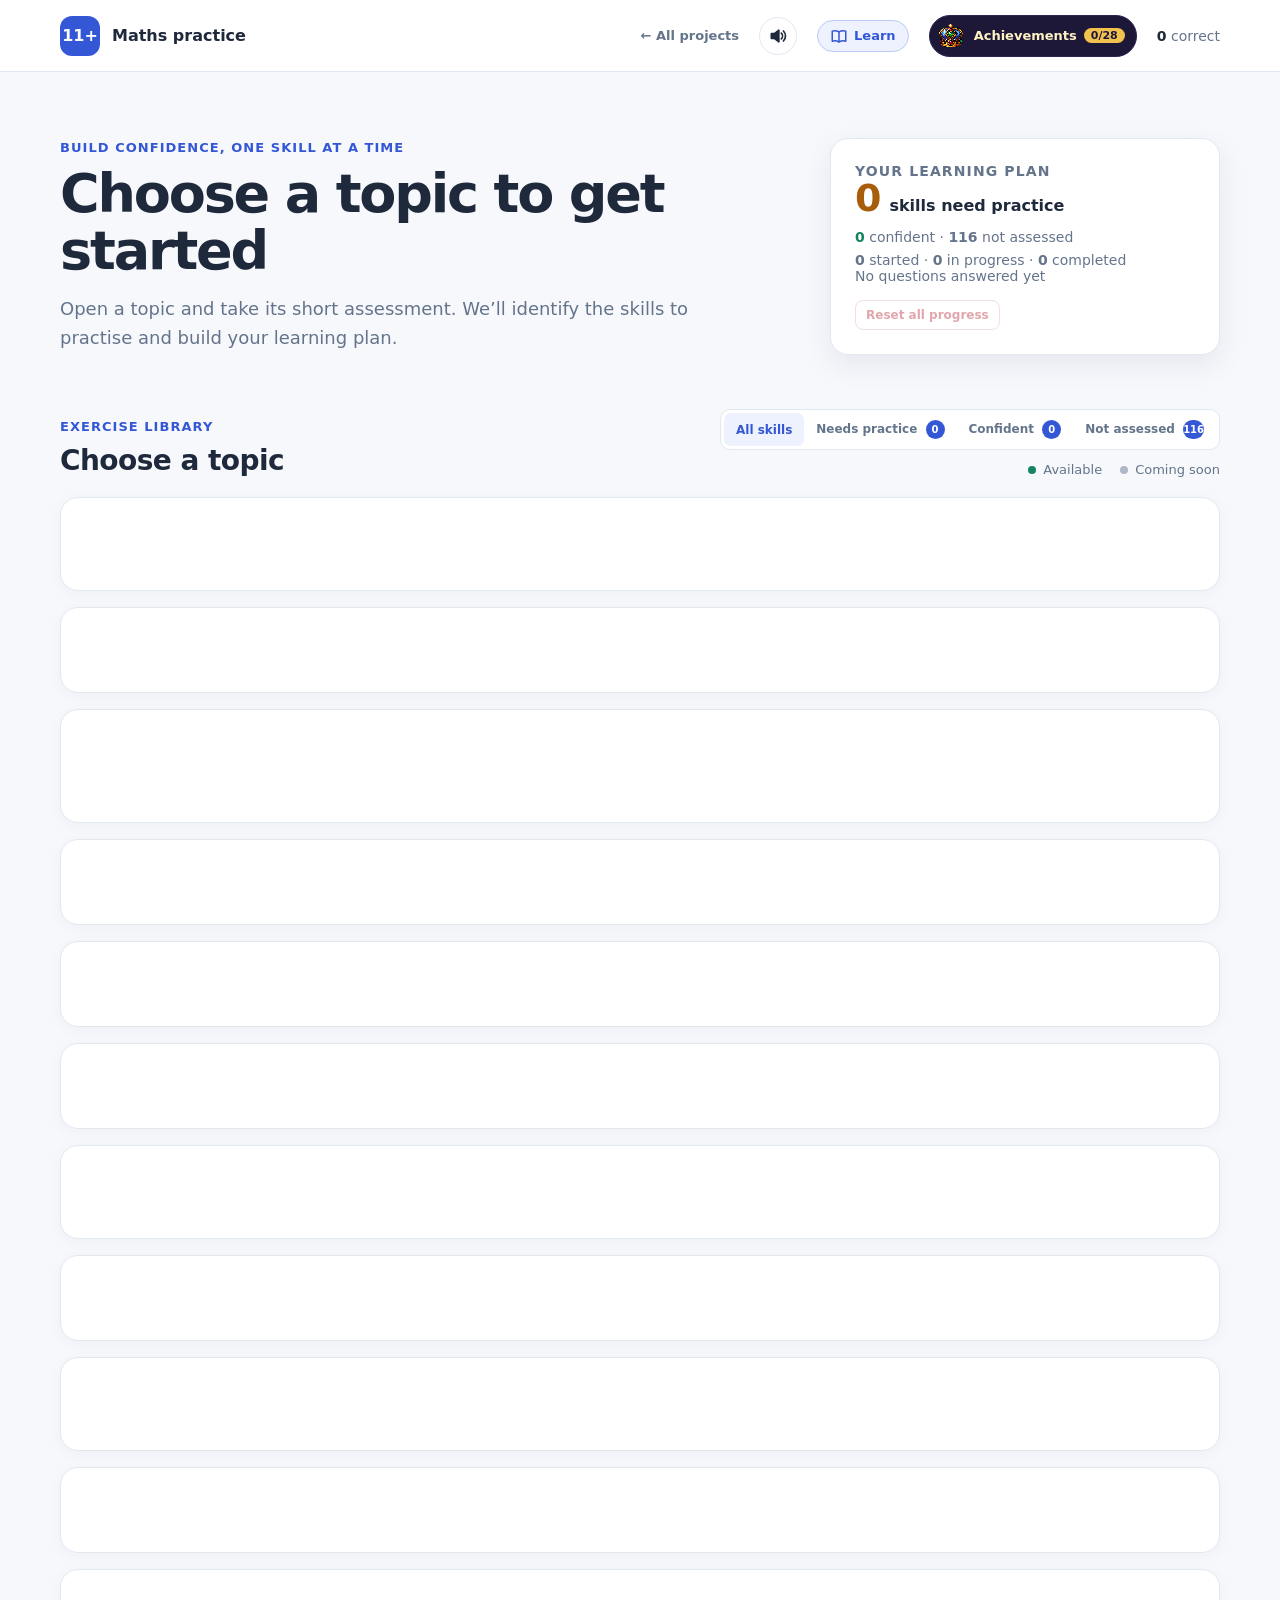
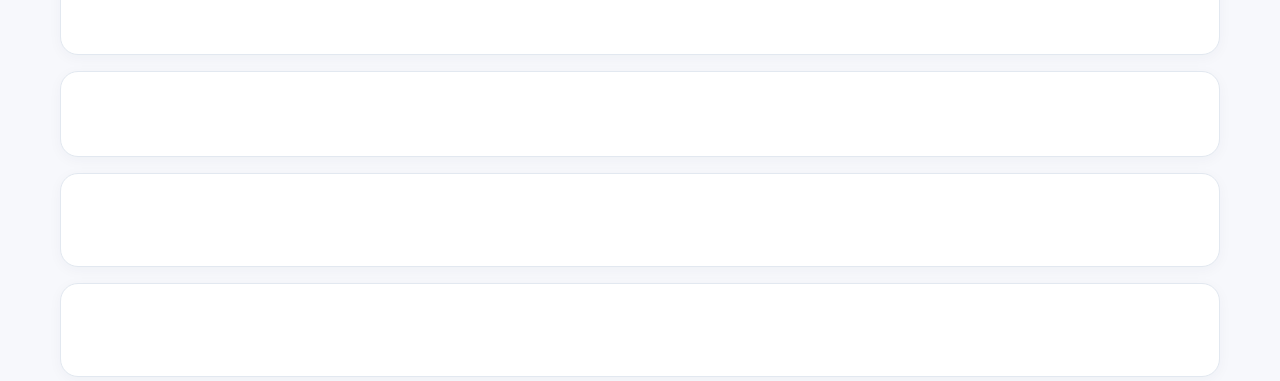
<file: index.html>
<!doctype html>
<html lang="en">
  <head>
    <meta charset="UTF-8" />
    <meta name="viewport" content="width=device-width, initial-scale=1.0" />
    <meta name="description" content="Friendly, focused 11+ maths practice." />
    <title>Eleven Plus Maths</title>
    <link rel="icon" href="assets/favicon.svg" type="image/svg+xml" />
    <link rel="icon" href="assets/favicon-32.png" type="image/png" sizes="32x32" />
    <link rel="apple-touch-icon" href="assets/apple-touch-icon.png" />
    <link rel="stylesheet" href="styles.css" />
  </head>
  <body>
    <header class="site-header">
      <a class="brand" href="#" aria-label="Eleven Plus Maths home">
        <span class="brand-mark" aria-hidden="true">11+</span>
        <span>Maths practice</span>
      </a>
      <div class="header-actions">
        <a class="projects-link" href="https://nadbordrozd.github.io/projects/">&larr; All projects</a>
        <button id="sound-toggle" class="sound-toggle" type="button" aria-pressed="true">
          <svg viewBox="0 0 24 24" aria-hidden="true"><path class="speaker" d="M4 9h4l5-4v14l-5-4H4z"/><path class="waves" d="M16 8.5a5 5 0 0 1 0 7M18.5 6a8.5 8.5 0 0 1 0 12"/><path class="mute" d="M16 9l6 6M22 9l-6 6"/></svg>
        </button>
        <a class="learn-link" href="#learn">
          <svg viewBox="0 0 24 24" aria-hidden="true"><path d="M3 5.5C5.5 4.5 8.5 4.5 12 6.5c3.5-2 6.5-2 9-1V19c-2.5-1-5.5-1-9 1-3.5-2-6.5-2-9-1z"/><path d="M12 6.5V20"/></svg>
          <span>Learn</span>
        </a>
        <a class="achievements-link" href="#achievements">
          <img src="assets/badges/skills_all.png" alt="" width="32" height="32">
          <span>Achievements</span>
          <strong id="achievements-count"></strong>
        </a>
        <div class="header-score" aria-label="Your overall score">
          <span id="header-correct">0</span> correct
        </div>
      </div>
    </header>

    <main id="catalogue-view">
      <section class="hero">
        <div>
          <p class="eyebrow">Build confidence, one skill at a time</p>
          <h1>Choose a topic to get started</h1>
          <p class="hero-copy">Open a topic and take its short assessment. We’ll identify the skills to practise and build your learning plan.</p>
        </div>
        <div class="progress-panel" aria-label="Overall skill summary">
          <p class="eyebrow">Your learning plan</p>
          <div class="plan-primary"><strong id="skills-todo">0</strong><span>skills need practice</span></div>
          <p class="evaluation-overview"><strong id="skills-known">0</strong> confident · <strong id="skills-not-evaluated">0</strong> not assessed</p>
          <p class="practice-overview"><strong id="skills-started">0</strong> started · <strong id="skills-in-progress">0</strong> in progress · <strong id="skills-completed">0</strong> completed</p>
          <p id="question-summary">No questions answered yet</p>
          <button id="reset-all-button" class="reset-button reset-all" type="button">Reset all progress</button>
        </div>
      </section>

      <section class="catalogue-heading">
        <div>
          <p class="eyebrow">Exercise library</p>
          <h2>Choose a topic</h2>
        </div>
        <div class="catalogue-tools">
          <div class="skill-filter" role="group" aria-label="Filter skills">
            <button class="active" data-filter="all" type="button">All skills</button>
            <button data-filter="todo" type="button">Needs practice <span id="todo-count">0</span></button>
            <button data-filter="known" type="button">Confident <span id="known-count">0</span></button>
            <button data-filter="unmarked" type="button">Not assessed <span id="unmarked-count">0</span></button>
          </div>
          <div class="legend" aria-label="Exercise status key">
            <span><i class="dot active"></i> Available</span>
            <span><i class="dot inactive"></i> Coming soon</span>
          </div>
        </div>
      </section>

      <div id="topic-list" class="topic-list" aria-live="polite">
        <p class="loading">Loading exercises…</p>
      </div>
    </main>

    <main id="diagnostic-view" class="practice-view" hidden>
      <button id="diagnostic-exit-button" class="back-button" type="button">← Exit assessment</button>
      <section class="practice-shell diagnostic-shell" data-difficulty="hard">
        <div class="diagnostic-test-header">
          <div>
            <p class="eyebrow">Topic assessment</p>
            <h1 id="diagnostic-topic-title"></h1>
          </div>
          <strong id="diagnostic-overall-progress"></strong>
        </div>
        <div class="progress-track diagnostic-progress"><span id="diagnostic-progress-bar"></span></div>
        <div class="diagnostic-section-meta">
          <span id="diagnostic-section-progress"></span>
          <button id="diagnostic-skip-section" class="text-button" type="button">Finish topic early →</button>
        </div>
        <div id="diagnostic-question-card" class="question-card">
          <p id="diagnostic-skill-name" class="question-label"></p>
          <h2 id="diagnostic-question-prompt"></h2>
          <div id="diagnostic-question-visual" class="question-visual" hidden></div>
          <div id="diagnostic-answer-options" class="answer-options"></div>
          <fieldset class="diagnostic-evaluation">
            <legend>My assessment</legend>
            <label><input type="radio" name="diagnostic-evaluation" value="unmarked"> Not assessed</label>
            <label><input type="radio" name="diagnostic-evaluation" value="todo"> Needs practice</label>
            <label><input type="radio" name="diagnostic-evaluation" value="known"> Confident</label>
          </fieldset>
          <div id="diagnostic-feedback" class="feedback" role="status" aria-live="polite" hidden></div>
          <div id="diagnostic-solution" hidden></div>
          <div class="diagnostic-question-actions">
            <button id="diagnostic-skip-question" class="secondary-button" type="button">Skip question</button>
            <button id="diagnostic-next-question" class="primary-button" type="button" hidden>Next question →</button>
          </div>
        </div>
        <div id="diagnostic-complete" class="diagnostic-complete" hidden>
          <p class="eyebrow">Skills check complete</p>
          <h2>Now you know what to work on.</h2>
          <p id="diagnostic-result-summary"></p>
          <button id="diagnostic-finish-button" class="primary-button" type="button">View this topic →</button>
        </div>
      </section>
    </main>

    <main id="practice-view" class="practice-view" hidden>
      <button id="back-button" class="back-button" type="button">← All exercises</button>
      <section class="practice-shell">
        <div class="practice-meta">
          <div class="practice-context">
            <span id="practice-topic" class="topic-pill"></span>
            <span id="difficulty-indicator" class="difficulty-indicator" aria-label="Current difficulty">
              <i></i><i></i><i></i>
            </span>
          </div>
          <span id="practice-score"></span>
        </div>
        <h1 id="practice-title"></h1>
        <a id="practice-learn" class="practice-learn" href="#learn" hidden>📖 Learn this skill</a>
        <div class="skill-progress" aria-label="Skill completion progress">
          <div class="skill-progress-label">
            <strong>Skill progress</strong>
            <span id="practice-points">0 / 100 points</span>
          </div>
          <div class="skill-progress-track">
            <span id="practice-progress-bar"></span>
          </div>
        </div>
        <div class="question-card">
          <p class="question-label">Choose one answer</p>
          <h2 id="question-prompt"></h2>
          <div id="question-visual" class="question-visual" hidden></div>
          <div id="answer-options" class="answer-options"></div>
          <div id="feedback" class="feedback" role="status" aria-live="polite" hidden></div>
          <div id="solution" hidden></div>
          <button id="next-button" class="primary-button" type="button" hidden>Next question →</button>
        </div>
      </section>
    </main>

    <main id="achievements-view" hidden>
      <button id="achievements-back" class="back-button" type="button">← All exercises</button>
      <section class="trophy-hero">
        <div>
          <p class="eyebrow">Trophy hall</p>
          <h1>Achievements</h1>
          <p>Complete skills to collect relics. Complete a whole topic to tame its monster. Every badge here is hand-crafted, if your hands are made of pixels.</p>
        </div>
        <div class="trophy-tally" aria-label="Achievements unlocked">
          <strong><span id="achievements-earned">0</span><small> / <span id="achievements-total">0</span></small></strong>
          <span>unlocked</span>
          <div class="trophy-track"><span id="achievements-progress-bar"></span></div>
        </div>
      </section>
      <section class="achievement-section">
        <div class="achievement-section-heading">
          <h2>Monster manual</h2>
          <p>Finish every skill in a topic to tame its beast.</p>
        </div>
        <div id="achievements-beasts" class="achievement-grid"></div>
      </section>
      <section class="achievement-section">
        <div class="achievement-section-heading">
          <h2>Relics &amp; feats</h2>
          <p>Milestones for skills completed, and for how you completed them.</p>
        </div>
        <div id="achievements-relics" class="achievement-grid"></div>
      </section>
    </main>

    <main id="learn-view" hidden>
      <button id="learn-back" class="back-button" type="button">← All exercises</button>
      <div id="learn-root"></div>
    </main>

    <div id="toast-stack" class="toast-stack" aria-live="polite"></div>

    <dialog id="archetype-dialog" class="archetype-dialog" aria-labelledby="archetype-dialog-title">
      <div class="dialog-header">
        <div>
          <p class="eyebrow">Developer view</p>
          <h2 id="archetype-dialog-title">Question types</h2>
          <p id="archetype-dialog-description"></p>
        </div>
        <button id="close-dialog" class="close-button" type="button" aria-label="Close question types">×</button>
      </div>
      <div id="archetype-list" class="archetype-list"></div>
    </dialog>

    <template id="topic-template">
      <section class="topic-section">
        <button class="topic-header" type="button" aria-expanded="false">
          <span class="topic-icon" aria-hidden="true"></span>
          <span class="topic-heading"><strong></strong><small></small></span>
          <span class="topic-count"></span>
          <span class="chevron" aria-hidden="true">⌃</span>
        </button>
        <div class="topic-content">
          <div class="topic-dashboard">
            <div class="topic-workflow-card assessment-step">
              <p class="step-label">Step 1 · Assess</p>
              <h3>Find out what to practise</h3>
              <p class="topic-assessment-copy"></p>
              <button class="topic-test-button" type="button">Start assessment →</button>
            </div>
            <div class="topic-workflow-card practice-step">
              <p class="step-label">Step 2 · Practise</p>
              <h3 class="topic-plan-title"></h3>
              <p class="topic-plan-copy"></p>
              <button class="topic-practice-button" type="button">Practise recommended skill →</button>
            </div>
            <div class="topic-workflow-card learn-step">
              <p class="step-label">Learn</p>
              <h3>Read how it works</h3>
              <p class="topic-learn-copy"></p>
              <a class="topic-learn-link" href="#learn">Open the Learn pages →</a>
            </div>
          </div>
          <div class="exercise-grid"></div>
        </div>
      </section>
    </template>

    <script type="module" src="app.js"></script>
  </body>
</html>
</file>
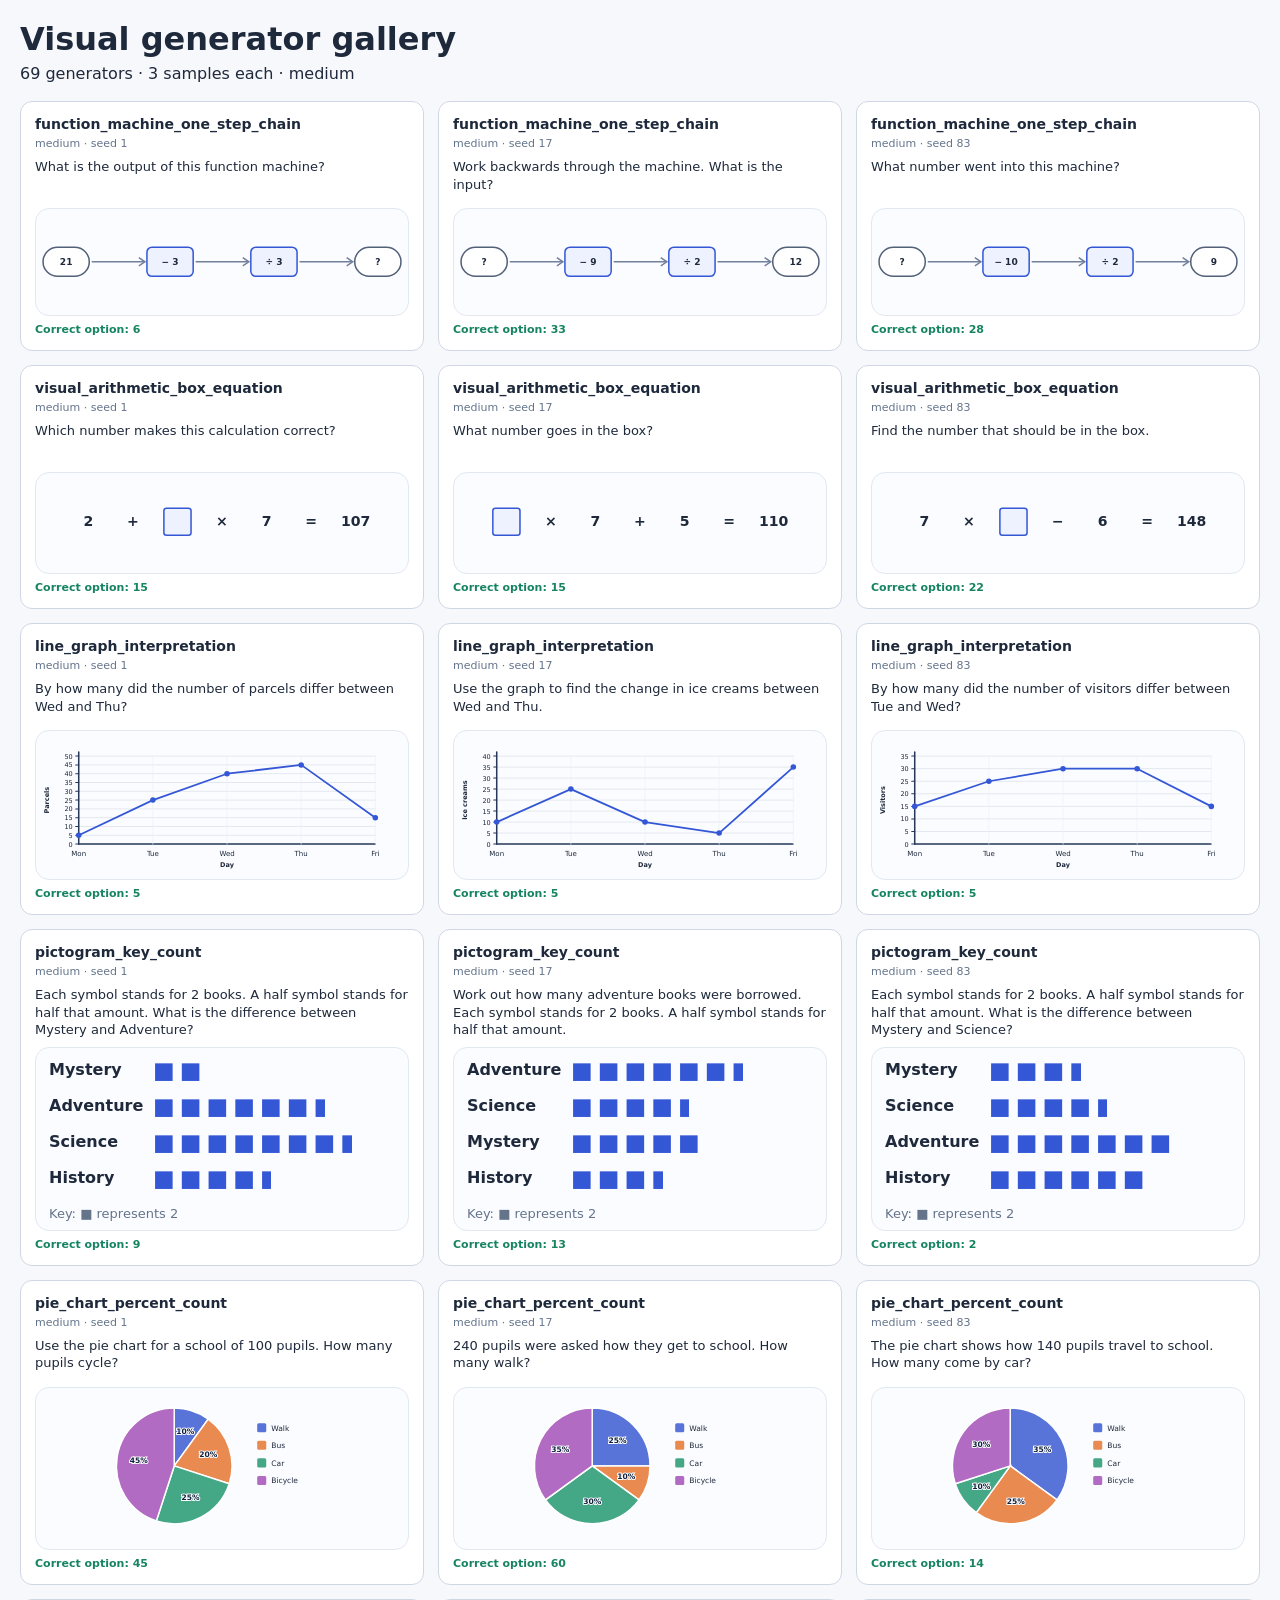
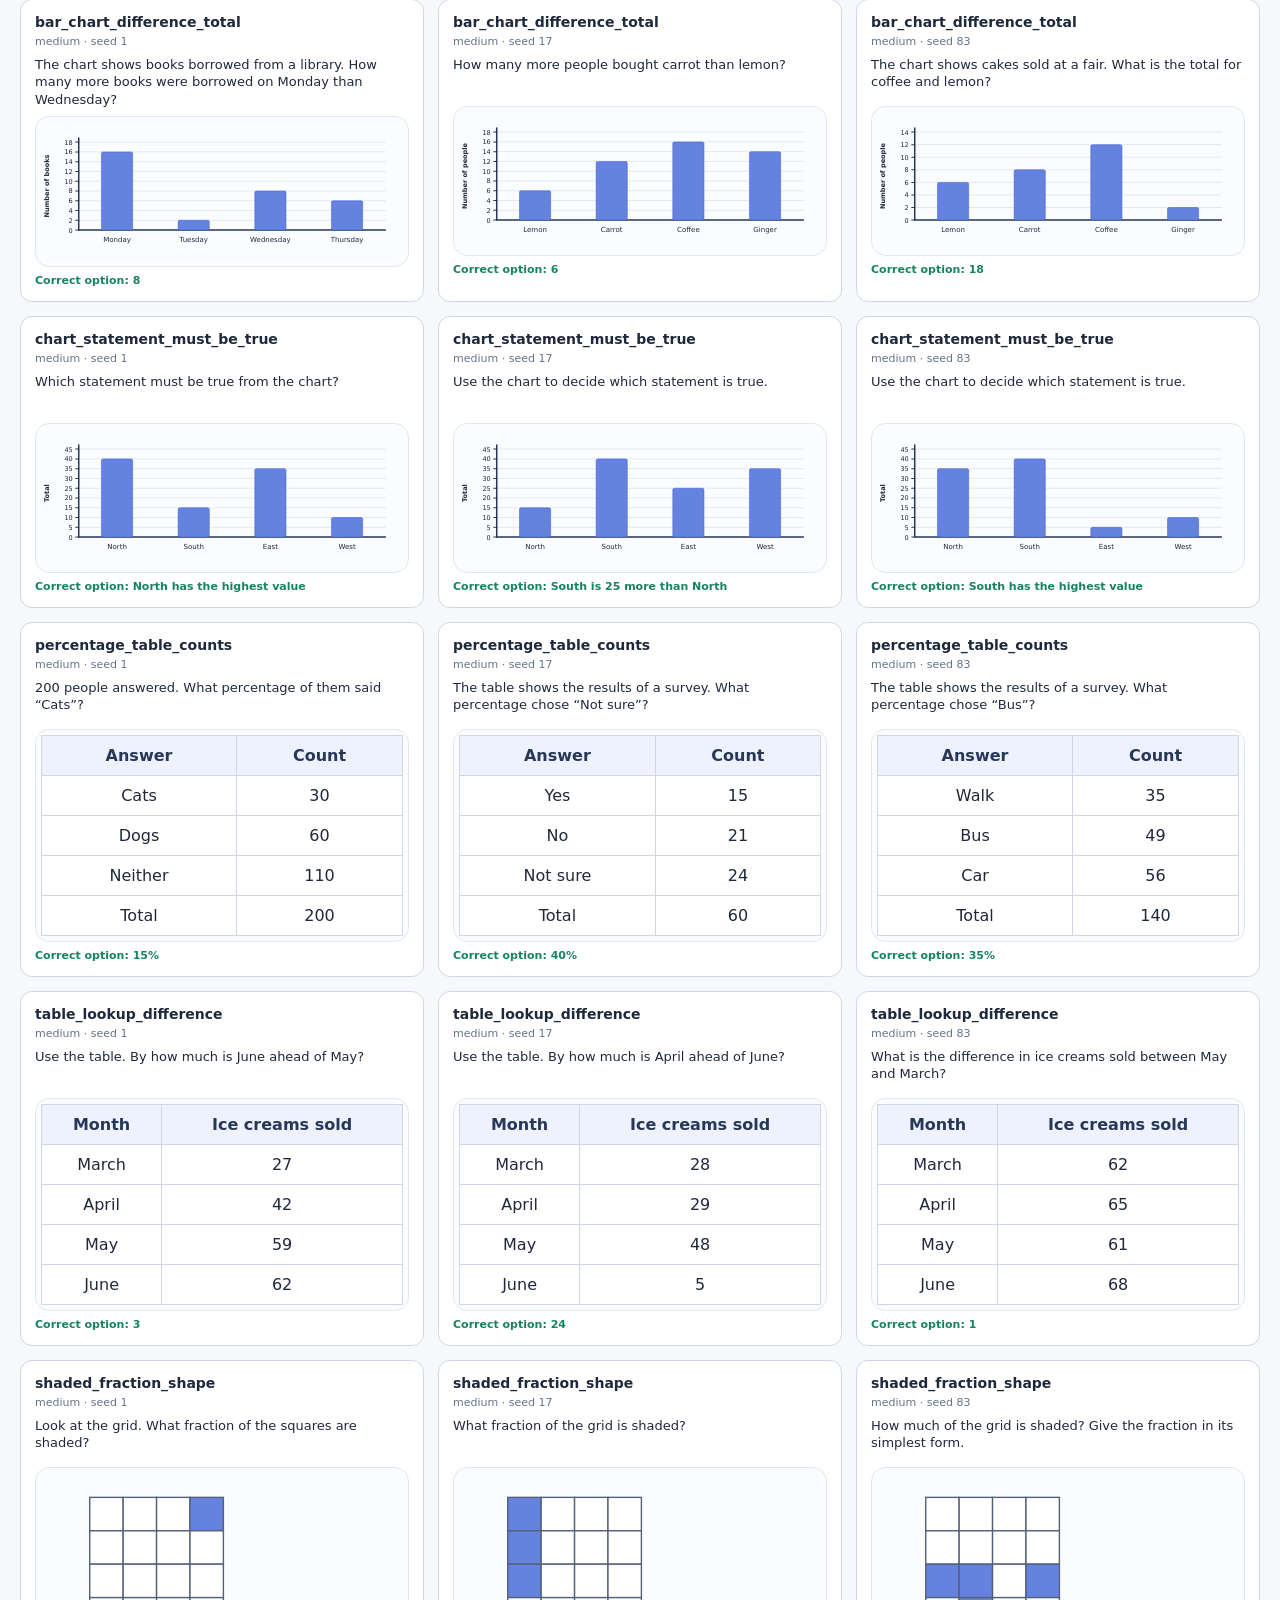
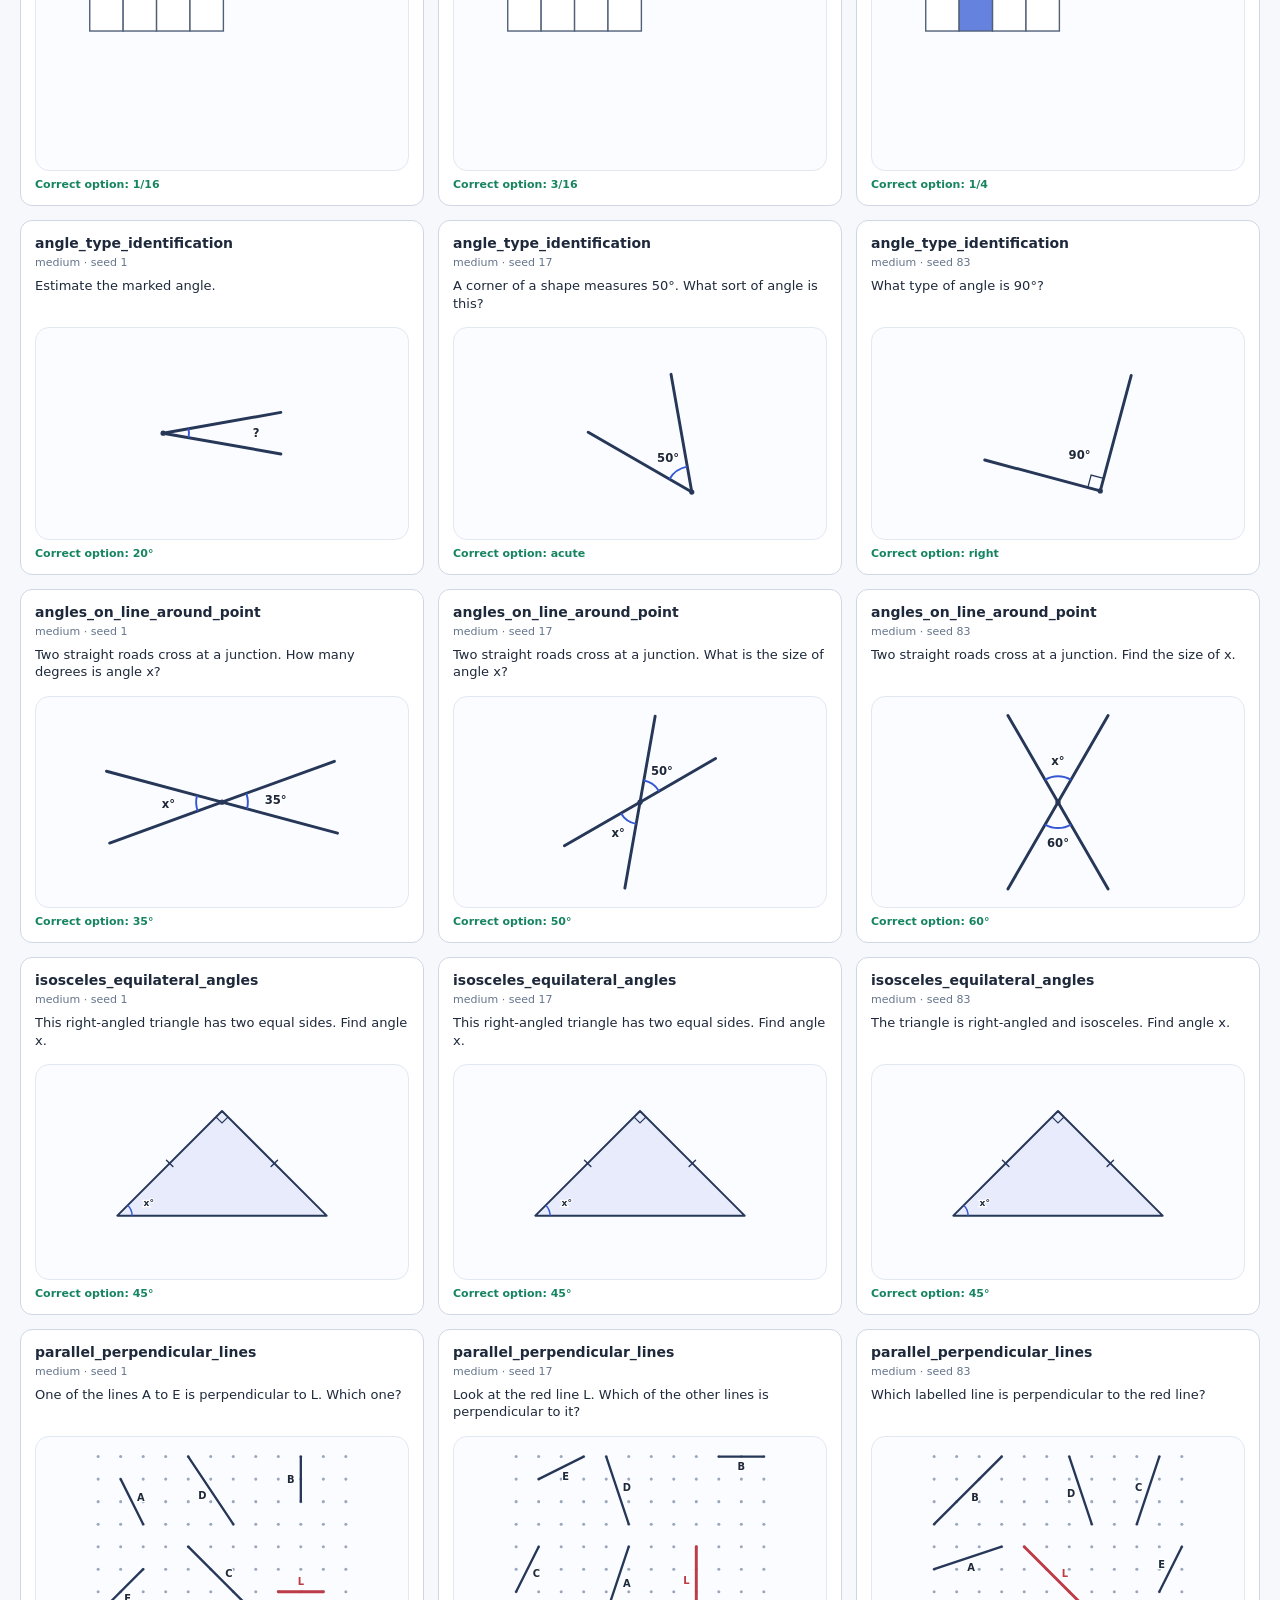
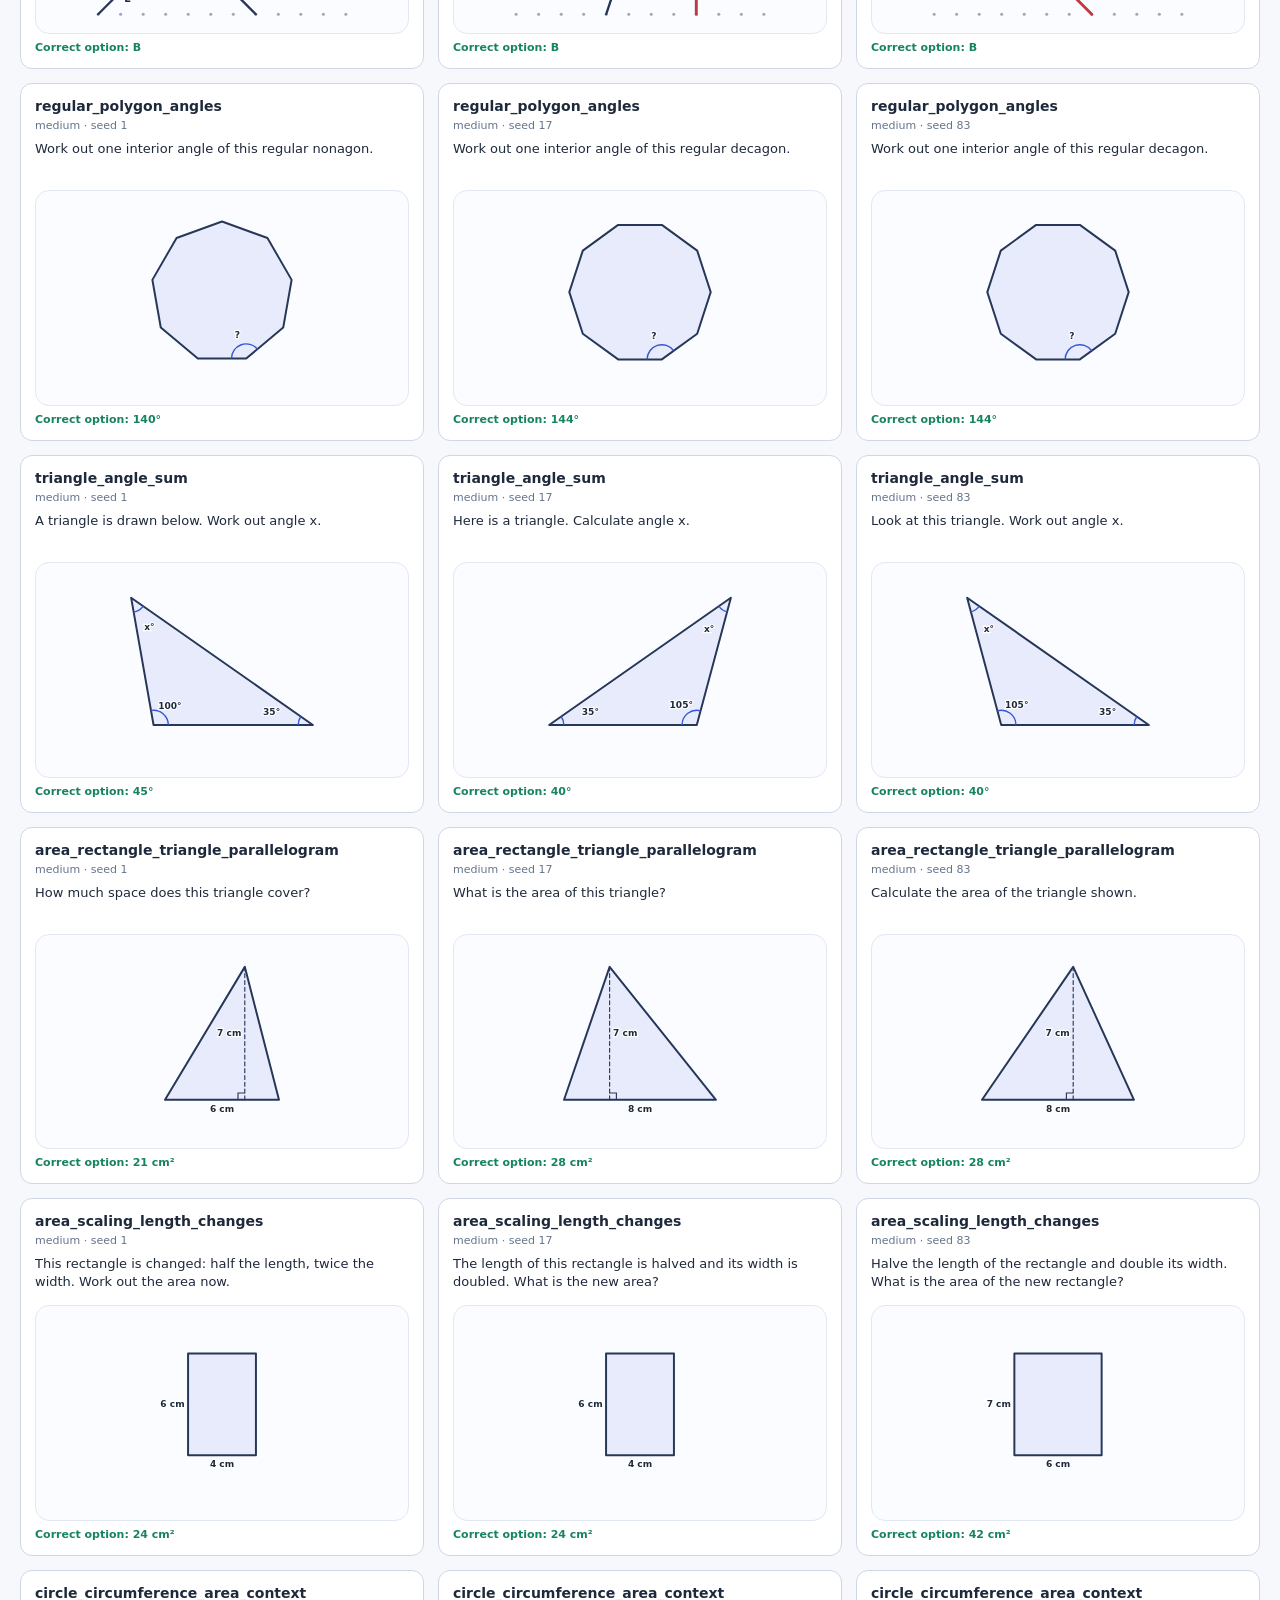
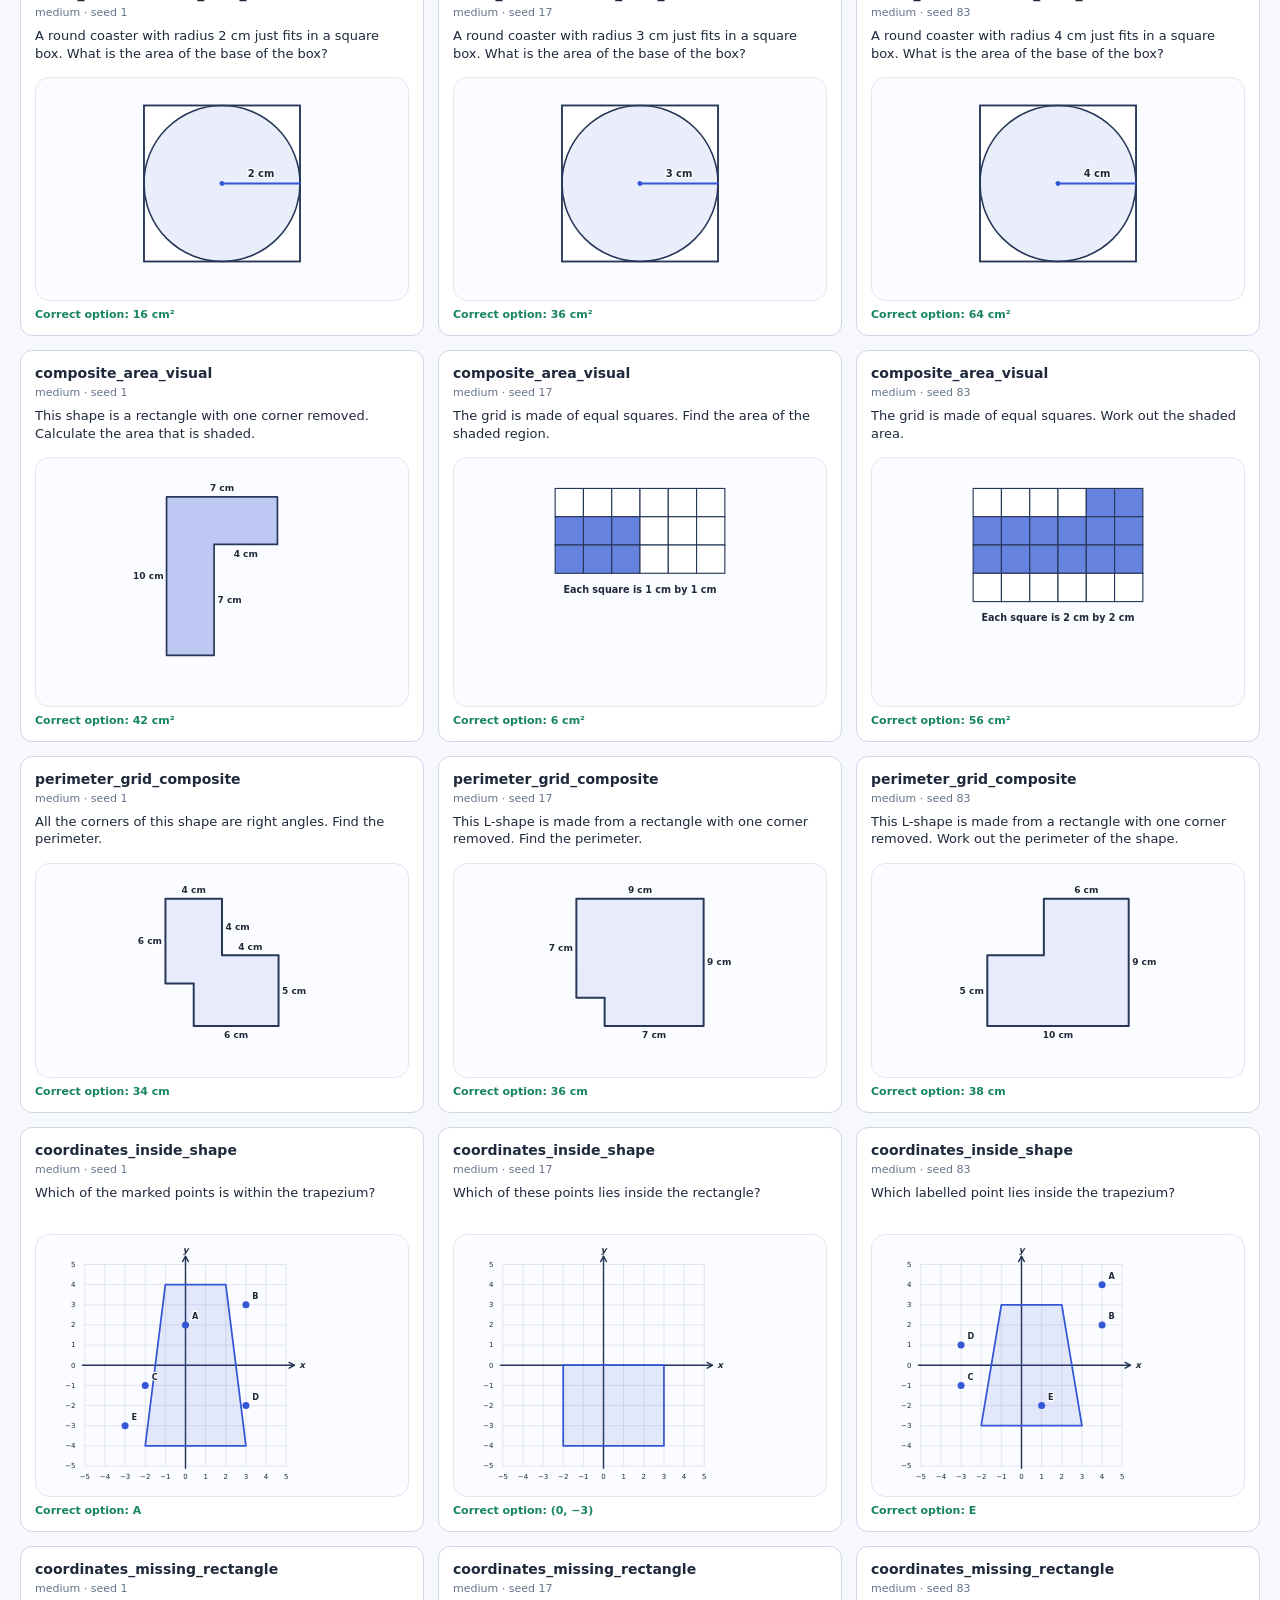
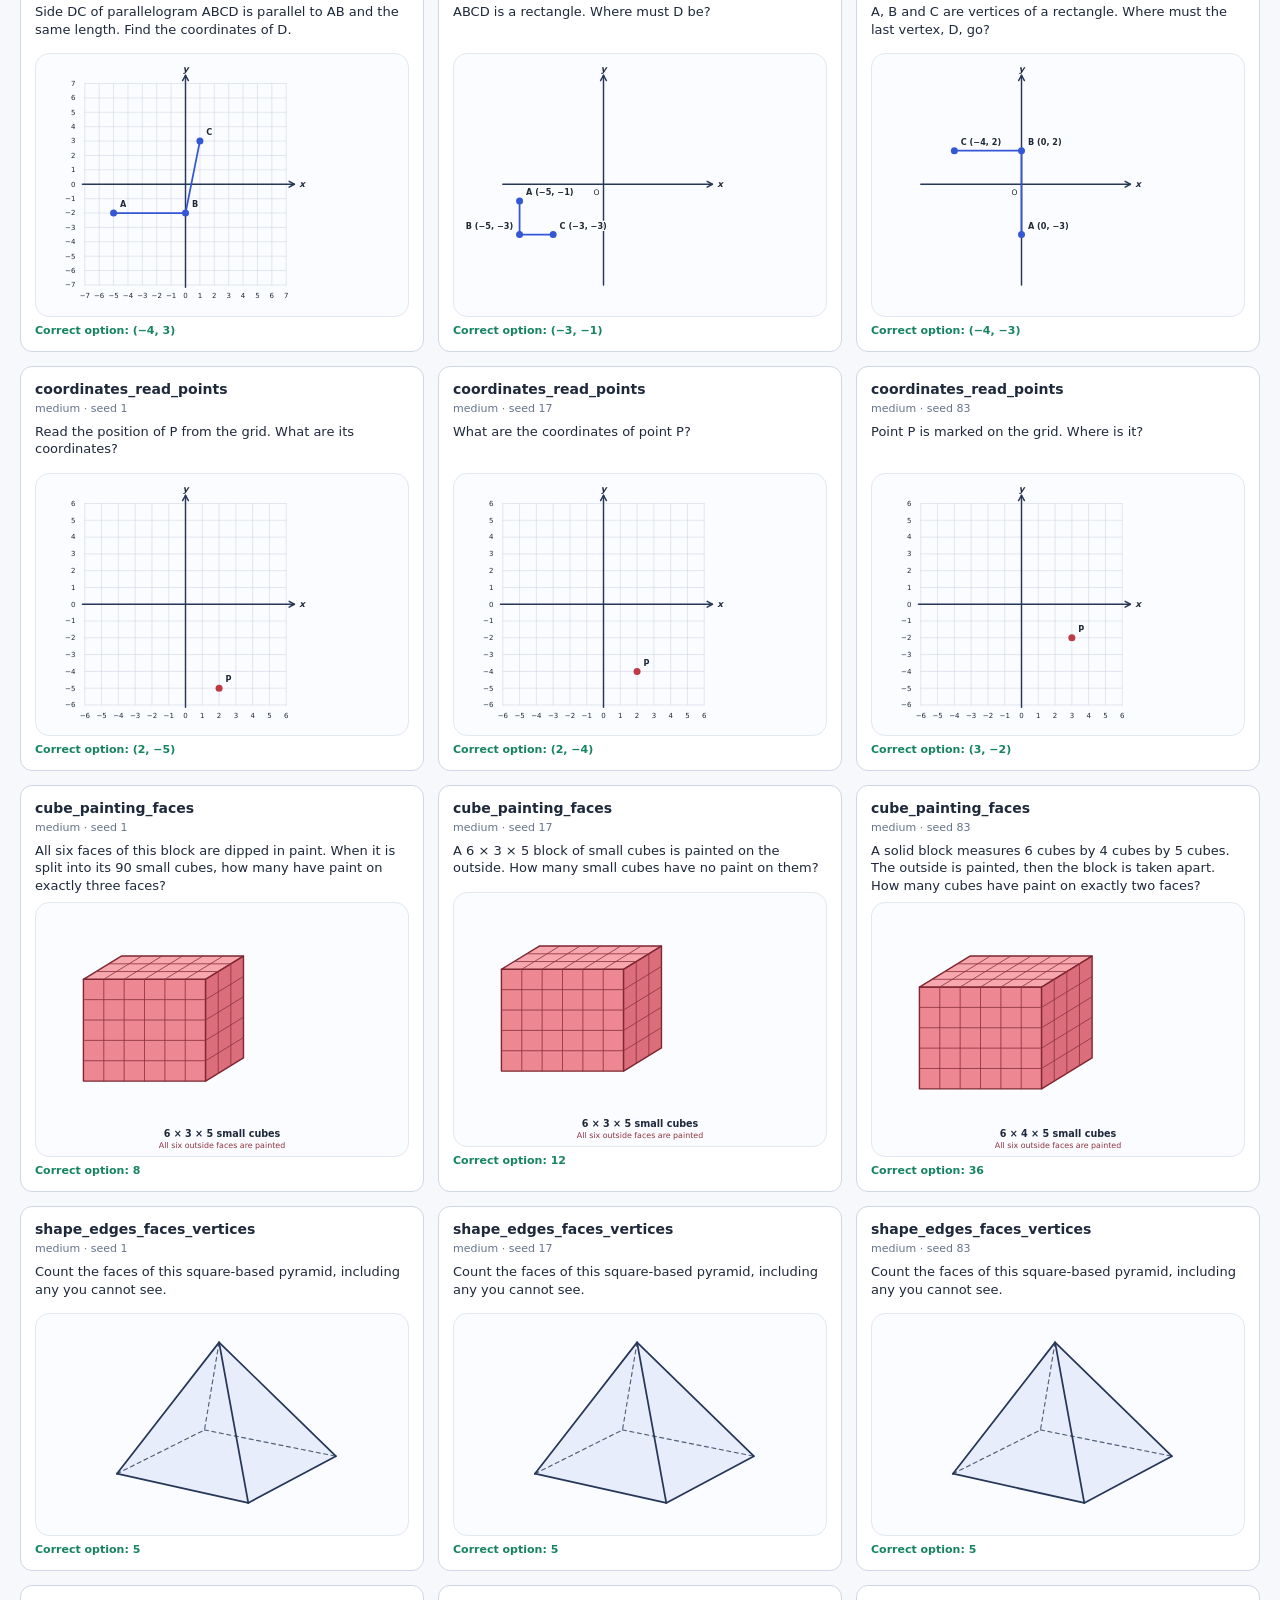
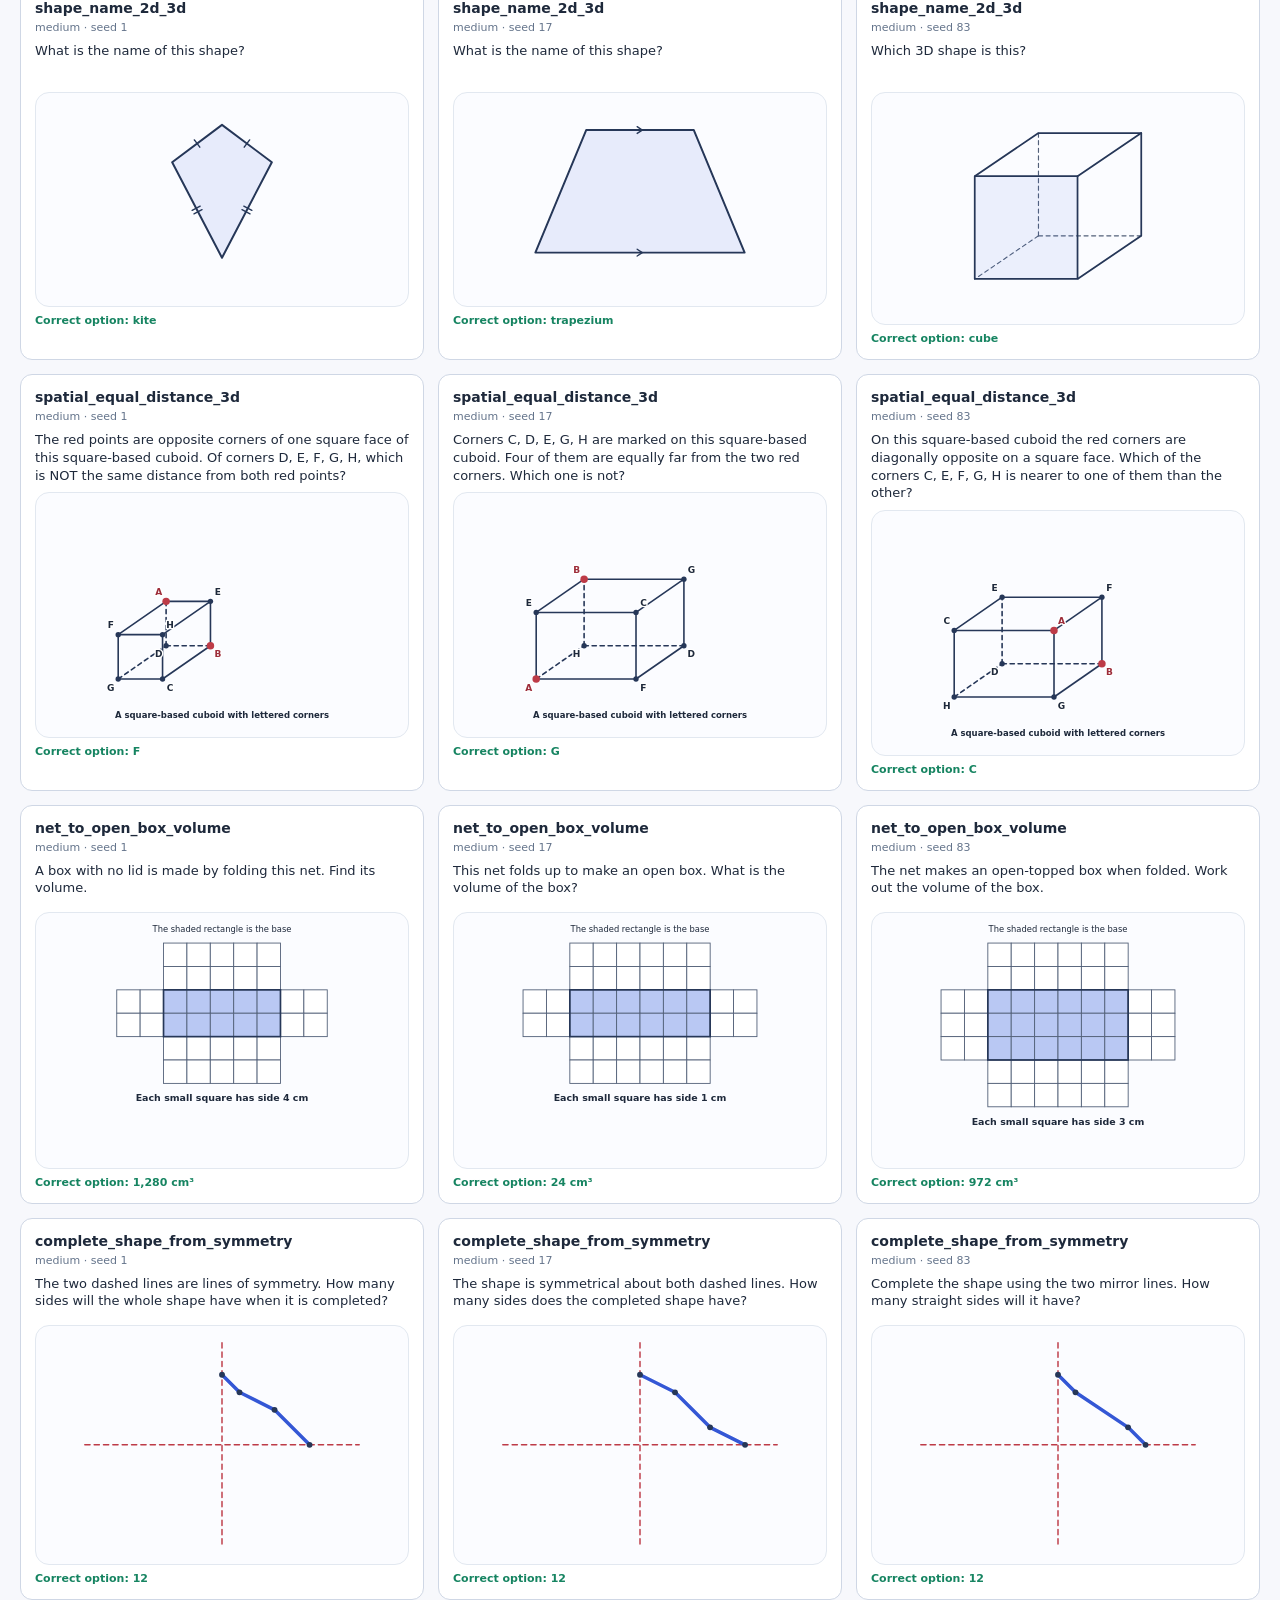
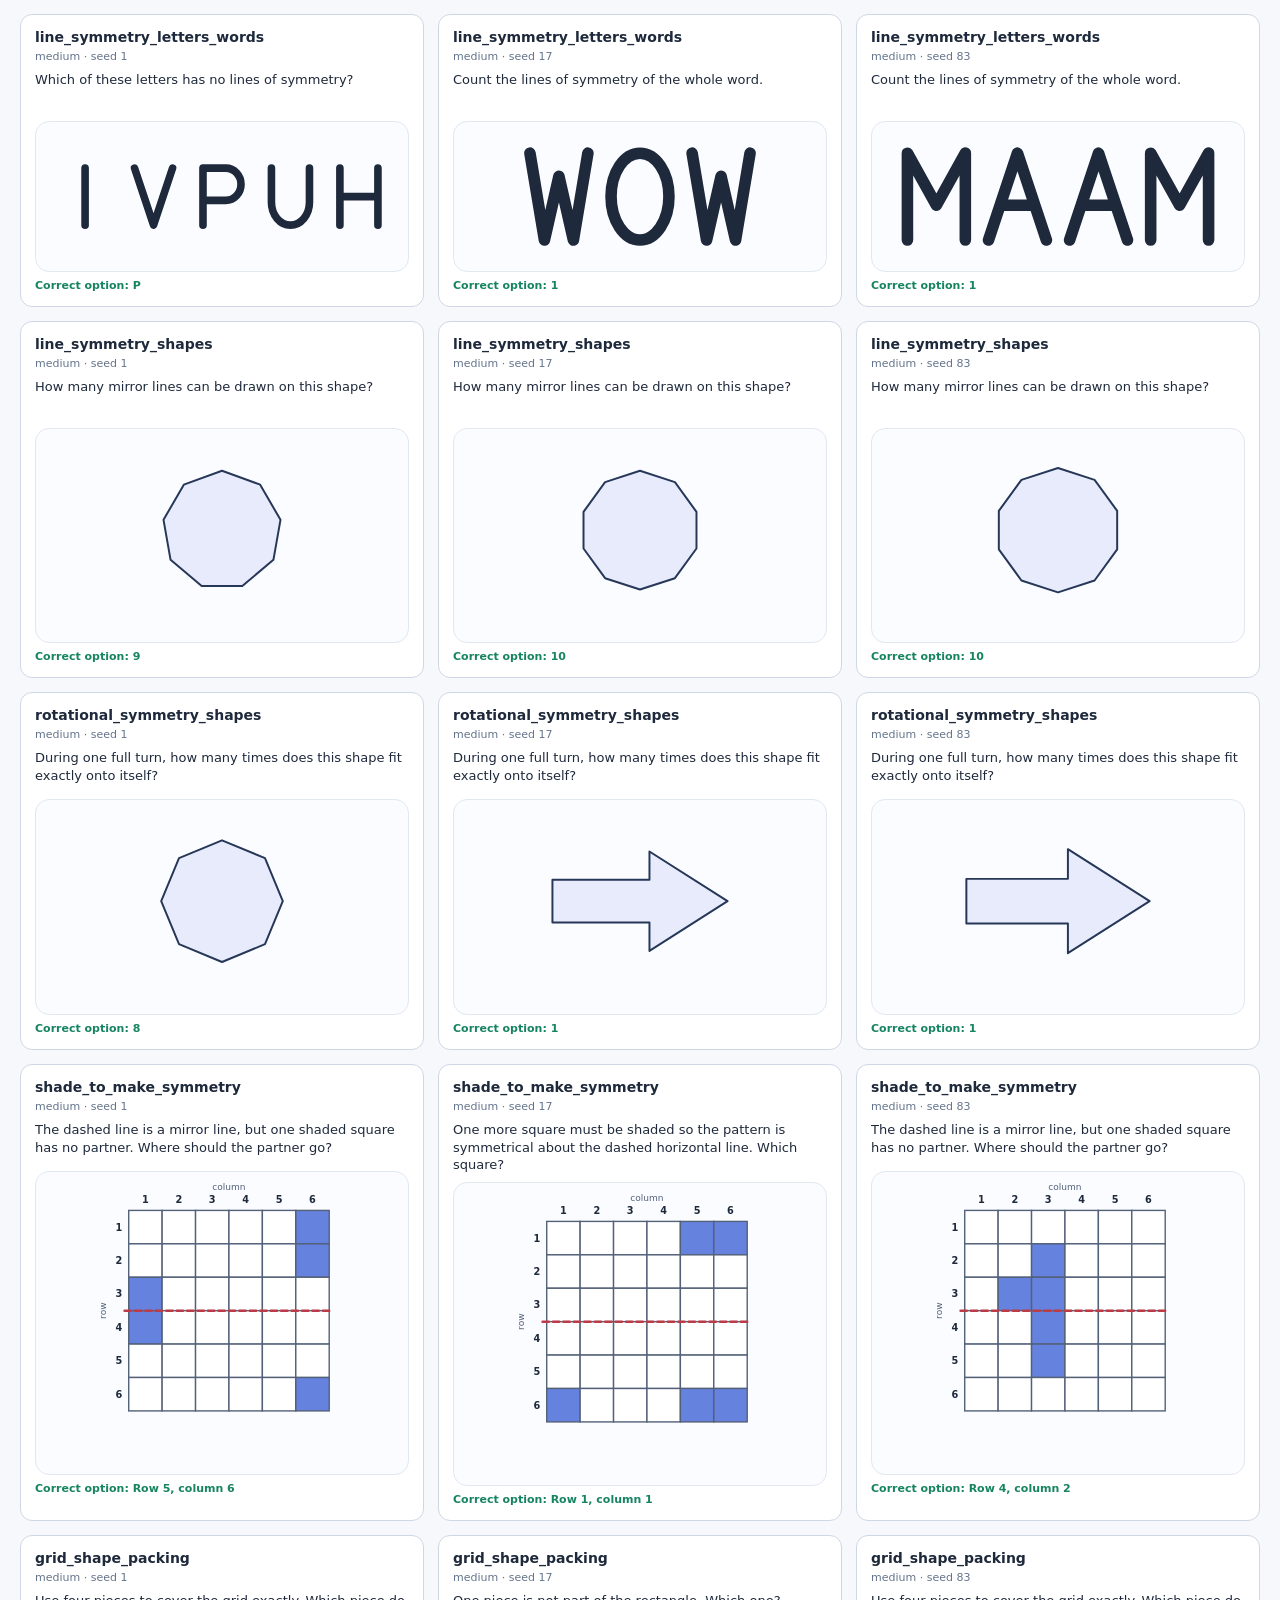
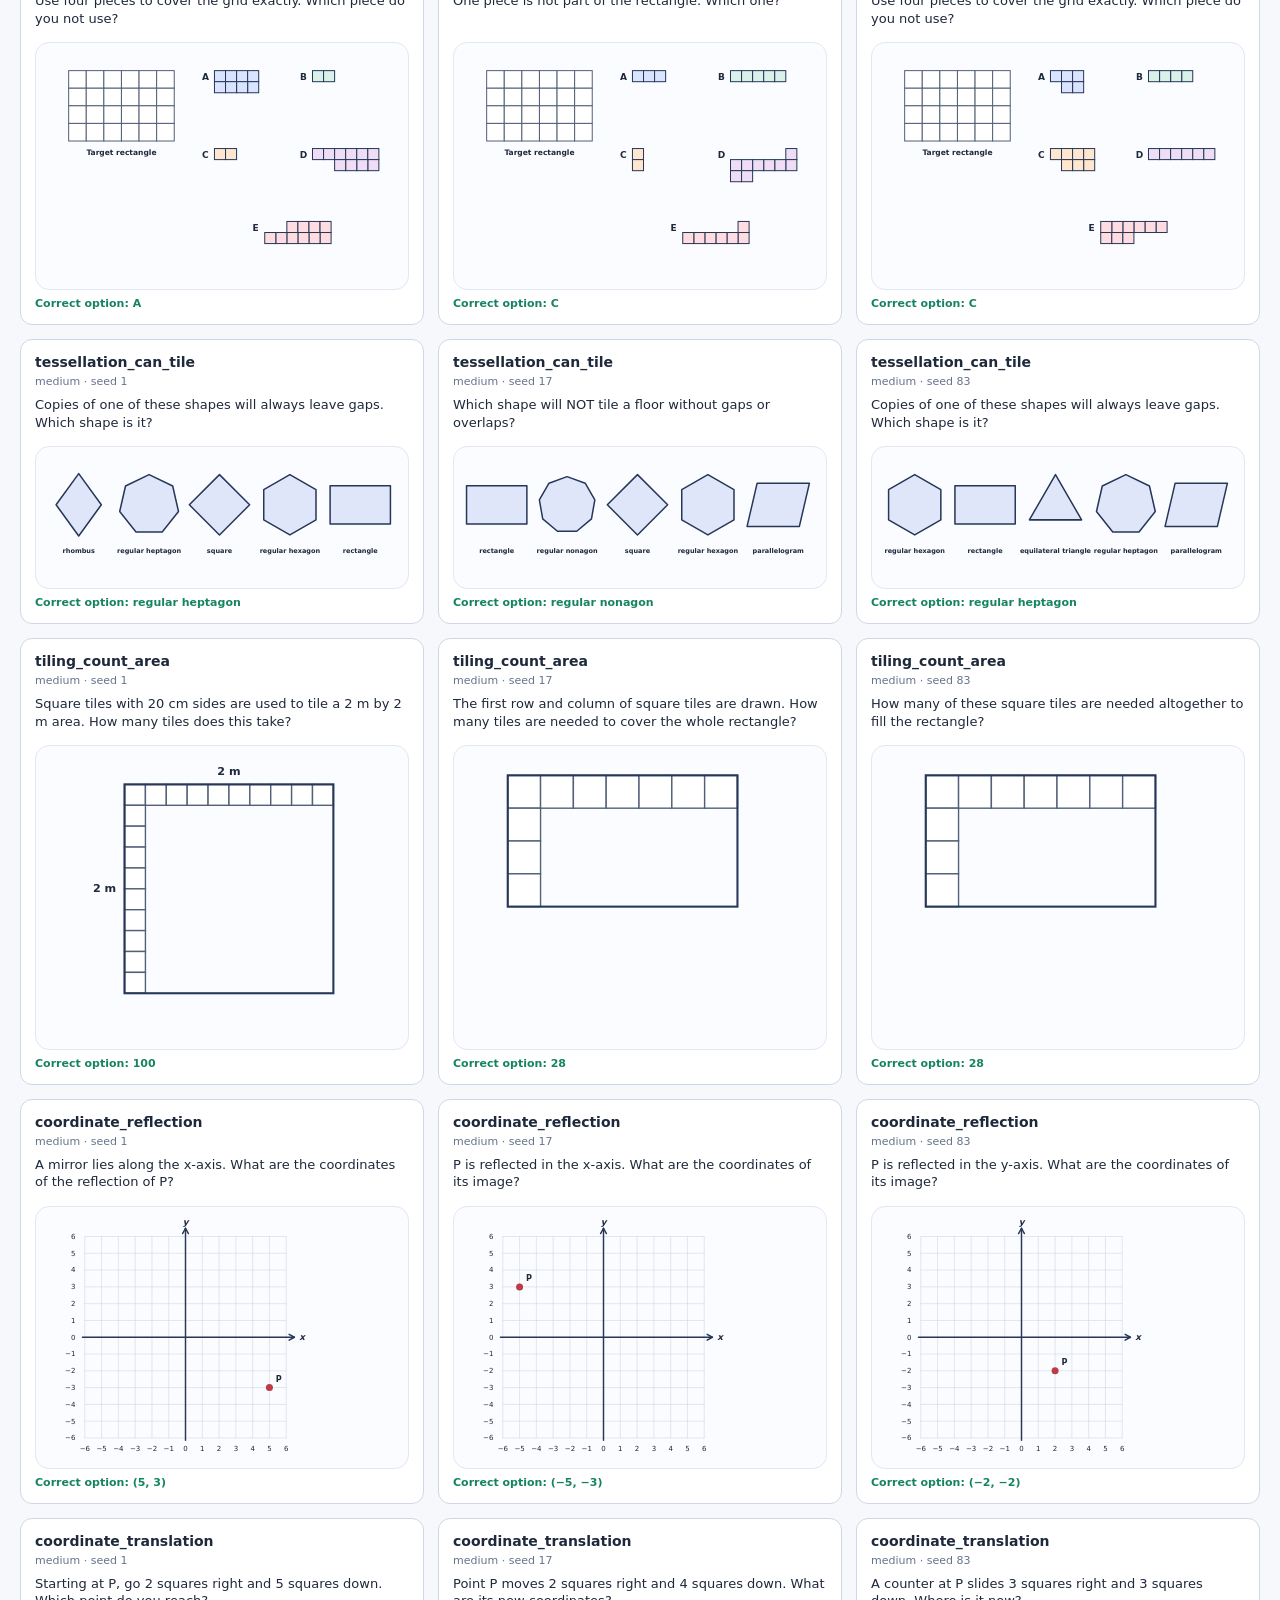
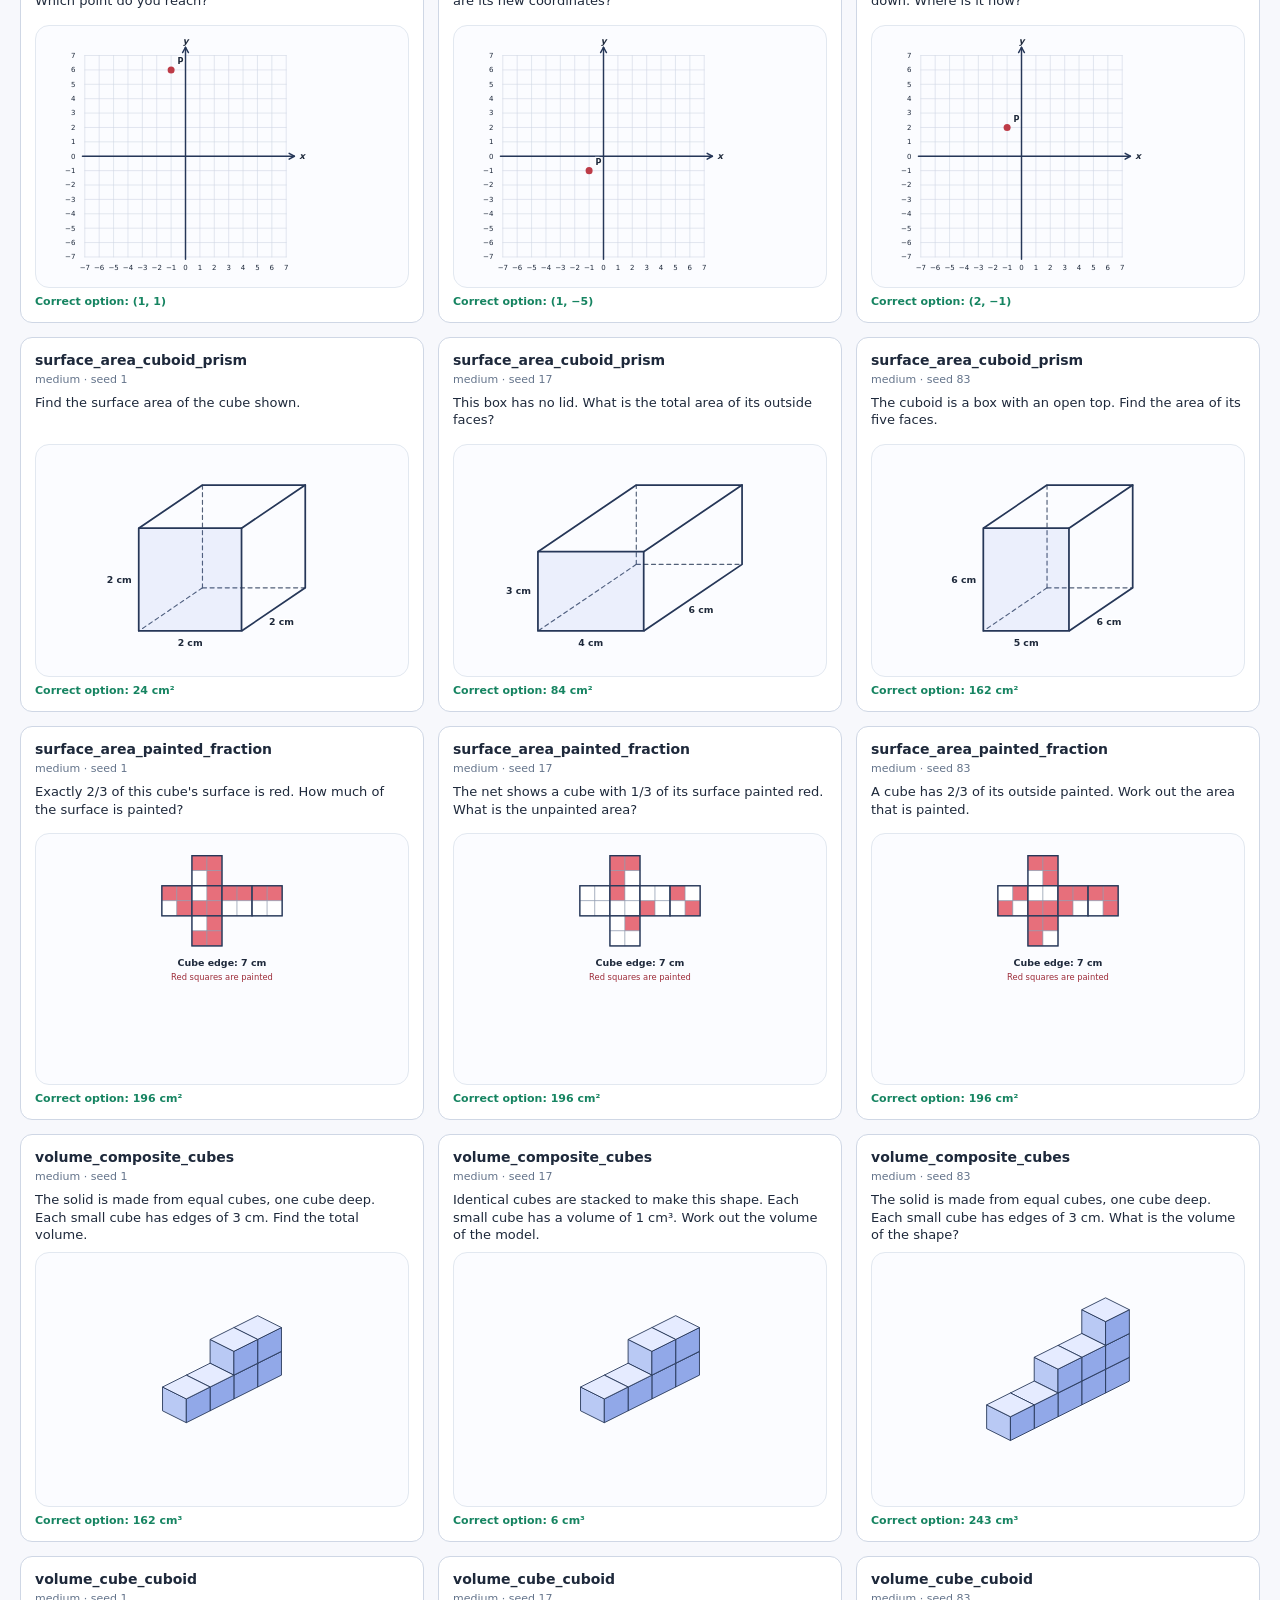
<file: tests/visual-gallery.html>
<!doctype html>
<html lang="en">
<head>
  <meta charset="UTF-8">
  <meta name="viewport" content="width=device-width, initial-scale=1.0">
  <title>Visual generator gallery</title>
  <link rel="stylesheet" href="../styles.css">
  <style>
    body { padding: 20px; }
    header { margin-bottom: 18px; }
    header h1 { margin-bottom: 6px; }
    #gallery { display: grid; grid-template-columns: repeat(3, minmax(0, 1fr)); gap: 14px; }
    .sample { min-width: 0; padding: 14px; border: 1px solid #cfd7e5; border-radius: 12px; background: white; break-inside: avoid; }
    .sample h2 { margin: 0 0 5px; overflow-wrap: anywhere; font-size: 14px; }
    .sample .meta { margin-bottom: 8px; color: #64748b; font-size: 11px; }
    .sample .prompt { min-height: 42px; margin-bottom: 8px; font-size: 13px; line-height: 1.35; }
    .sample .question-visual { margin: 0; padding: 5px; }
    .sample .question-visual svg { min-width: 0; }
    .sample .answer { margin: 7px 0 0; color: #168461; font-size: 11px; font-weight: 700; }
  </style>
</head>
<body>
  <header><h1>Visual generator gallery</h1><p id="summary"></p></header>
  <main id="gallery"></main>
  <script type="module" src="visual-gallery.js"></script>
</body>
</html>
</file>
<file: styles.css>
:root {
  --ink: #1e293b;
  --muted: #64748b;
  --line: #e2e8f0;
  --paper: #ffffff;
  --background: #f7f8fc;
  --blue: #3457d5;
  --blue-dark: #2947b8;
  --blue-pale: #eef2ff;
  --green: #168461;
  --green-pale: #e9f8f2;
  --amber: #a75d09;
  --amber-pale: #fff7e8;
  --red: #bd3b47;
  --shadow: 0 10px 28px rgba(28, 42, 76, 0.08);
}

* { box-sizing: border-box; }

body {
  margin: 0;
  color: var(--ink);
  background: var(--background);
  font-family: Inter, ui-sans-serif, system-ui, -apple-system, BlinkMacSystemFont, "Segoe UI", sans-serif;
}

button { font: inherit; }

.site-header {
  height: 72px;
  padding: 0 max(24px, calc((100% - 1160px) / 2));
  display: flex;
  align-items: center;
  justify-content: space-between;
  background: var(--paper);
  border-bottom: 1px solid var(--line);
}

.brand { display: flex; align-items: center; gap: 12px; color: var(--ink); text-decoration: none; font-weight: 750; }
.brand-mark { display: grid; place-items: center; width: 40px; height: 40px; border-radius: 12px; background: var(--blue); color: white; }
.header-actions { display: flex; align-items: center; gap: 20px; }
.projects-link { color: var(--muted); font-size: 13px; font-weight: 700; text-decoration: none; }
.projects-link:hover, .projects-link:focus-visible { color: var(--blue); }
.header-score { color: var(--muted); font-size: 14px; }
.header-score span { color: var(--ink); font-weight: 750; }

#catalogue-view, .practice-view { width: min(1160px, calc(100% - 40px)); margin: 0 auto; }

.hero { display: grid; grid-template-columns: 1fr 390px; gap: 54px; padding: 66px 0 54px; align-items: center; }
.eyebrow { margin: 0 0 10px; color: var(--blue); font-weight: 750; font-size: 13px; letter-spacing: .08em; text-transform: uppercase; }
h1, h2, p { margin-top: 0; }
.hero h1 { margin-bottom: 16px; max-width: 700px; font-size: clamp(36px, 5vw, 54px); line-height: 1.06; letter-spacing: -.04em; }
.hero-copy { margin-bottom: 0; max-width: 650px; color: var(--muted); font-size: 18px; line-height: 1.6; }

.progress-panel { padding: 24px; background: var(--paper); border: 1px solid var(--line); border-radius: 18px; box-shadow: var(--shadow); }
.plan-primary { display: flex; align-items: baseline; gap: 8px; }
.plan-primary strong { color: var(--amber); font-size: 38px; line-height: 1; }
.plan-primary span { font-weight: 750; }
.evaluation-overview { margin-top: 12px !important; }
.evaluation-overview strong:first-child { color: var(--green); }
.practice-overview { margin-top: 7px !important; }
.progress-number { display: flex; align-items: baseline; gap: 8px; }
.progress-number strong { font-size: 32px; }
.progress-number span, .progress-panel p { color: var(--muted); font-size: 14px; }
.progress-track { height: 8px; margin: 16px 0 12px; overflow: hidden; background: #e9edf5; border-radius: 99px; }
.progress-track span { display: block; width: 0; height: 100%; background: var(--blue); border-radius: inherit; transition: width .3s ease; }
.progress-panel p { margin: 0; }
.reset-button { padding: 7px 10px; border: 1px solid #e6b8bd; border-radius: 8px; color: var(--red); background: white; font-size: 12px; font-weight: 700; cursor: pointer; }
.reset-button:hover:not(:disabled) { border-color: var(--red); background: #fff1f2; }
.reset-button:disabled { opacity: .45; cursor: not-allowed; }
.reset-all { margin-top: 16px; }

.catalogue-heading { display: flex; justify-content: space-between; align-items: end; padding-bottom: 20px; }
.catalogue-heading h2 { margin: 0; font-size: 28px; letter-spacing: -.02em; }
.catalogue-tools { display: grid; justify-items: end; gap: 12px; }
.skill-filter { display: flex; padding: 3px; border: 1px solid var(--line); border-radius: 10px; background: white; }
.skill-filter button { padding: 7px 12px; border: 0; border-radius: 7px; color: var(--muted); background: transparent; font-size: 12px; font-weight: 750; cursor: pointer; }
.skill-filter button.active { color: var(--blue); background: var(--blue-pale); }
.skill-filter span { display: inline-grid; min-width: 19px; height: 19px; margin-left: 4px; place-items: center; border-radius: 99px; color: white; background: var(--blue); font-size: 10px; }
.legend { display: flex; gap: 18px; color: var(--muted); font-size: 13px; }
.legend span { display: flex; gap: 7px; align-items: center; }
.dot { width: 8px; height: 8px; border-radius: 50%; }
.dot.active { background: var(--green); }
.dot.inactive { background: #aeb7c6; }

.topic-list { display: grid; gap: 16px; padding-bottom: 72px; }
.topic-section { scroll-margin-top: 16px; overflow: hidden; content-visibility: auto; contain-intrinsic-size: auto 420px; background: var(--paper); border: 1px solid var(--line); border-radius: 18px; box-shadow: 0 3px 14px rgba(28, 42, 76, .04); }
.topic-header { width: 100%; min-height: 84px; padding: 18px 22px; border: 0; display: grid; grid-template-columns: 46px 1fr auto 24px; gap: 14px; align-items: center; text-align: left; color: inherit; background: transparent; cursor: pointer; }
.topic-header:hover { background: #fbfcff; }
.topic-icon { display: grid; place-items: center; width: 44px; height: 44px; border-radius: 13px; background: var(--topic-pale); color: var(--topic-color); font-weight: 800; }
.topic-heading { display: grid; gap: 4px; }
.topic-heading strong { font-size: 17px; }
.topic-heading small { color: var(--muted); white-space: nowrap; text-overflow: ellipsis; overflow: hidden; max-width: 700px; }
.topic-count { padding: 6px 10px; border-radius: 99px; color: var(--muted); background: #f1f4f8; font-size: 12px; font-weight: 700; }
.chevron { color: var(--muted); transition: transform .2s; }
.topic-header[aria-expanded="false"] .chevron { transform: rotate(180deg); }
.topic-header[aria-expanded="false"] + .topic-content { display: none; }

.topic-dashboard { margin: 0 22px 16px 82px; display: grid; grid-template-columns: repeat(auto-fit, minmax(200px, 1fr)); gap: 12px; }
.topic-workflow-card { min-height: 168px; padding: 18px; display: flex; flex-direction: column; align-items: start; border: 1px solid var(--line); border-radius: 13px; background: #fafbfe; }
.topic-workflow-card.assessment-step { border-color: #bdc9f5; background: var(--blue-pale); }
.topic-workflow-card.practice-step { border-color: #d9dee8; background: white; }
.step-label { margin-bottom: 7px; color: var(--blue); font-size: 10px; font-weight: 850; letter-spacing: .08em; text-transform: uppercase; }
.topic-workflow-card h3 { margin: 0 0 7px; font-size: 17px; }
.topic-workflow-card > p:not(.step-label) { margin-bottom: 14px; color: var(--muted); font-size: 12px; line-height: 1.45; }
.topic-test-button, .topic-practice-button { margin-top: auto; padding: 9px 12px; border: 0; border-radius: 8px; color: white; background: var(--blue); font-size: 12px; font-weight: 800; cursor: pointer; }
.topic-test-button:hover:not(:disabled) { background: var(--blue-dark); }
.topic-practice-button { background: var(--green); }
.topic-practice-button:hover:not(:disabled) { background: #116d50; }
.topic-test-button:disabled, .topic-practice-button:disabled { opacity: .45; cursor: not-allowed; }

.exercise-grid { display: grid; grid-template-columns: repeat(2, minmax(0, 1fr)); gap: 12px; padding: 4px 22px 22px 82px; }
.exercise-card { width: 100%; min-height: 126px; padding: 18px; position: relative; border: 1px solid var(--line); border-radius: 14px; background: var(--paper); text-align: left; }
.exercise-card.available { border-color: #bfcaf5; background: linear-gradient(145deg, white, #f7f8ff); }
.exercise-card.available:hover { transform: translateY(-2px); border-color: var(--blue); box-shadow: 0 8px 20px rgba(52, 87, 213, .10); }
.exercise-card.inactive { color: #7d8796; background: #fafbfc; }
.exercise-card h3 { margin: 8px 34px 7px 0; font-size: 16px; }
.exercise-card p { margin: 0; color: var(--muted); font-size: 13px; line-height: 1.45; }
.card-progress { margin-top: 15px; }
.card-progress-label { display: flex; justify-content: space-between; margin-bottom: 6px; color: var(--muted); font-size: 11px; font-weight: 700; }
.card-progress-track, .skill-progress-track { height: 7px; overflow: hidden; border-radius: 99px; background: #e6eaf2; }
.card-progress-track span, .skill-progress-track span { display: block; height: 100%; border-radius: inherit; background: var(--blue); transition: width .3s ease; }
.exercise-card.completed .card-progress-track span { background: var(--green); }
.exercise-card.todo { border-color: #e7b35f; box-shadow: inset 4px 0 #d58b1d; }
.exercise-card.known { border-color: #8dd5bd; box-shadow: inset 4px 0 var(--green); }
.status { display: inline-flex; padding: 4px 8px; border-radius: 99px; font-size: 11px; font-weight: 800; letter-spacing: .02em; text-transform: uppercase; }
.status.not_attempted { color: var(--blue); background: var(--blue-pale); }
.status.in_progress { color: var(--amber); background: var(--amber-pale); }
.status.done, .status.mastered { color: var(--green); background: var(--green-pale); }
.status.inactive { color: #778190; background: #edf0f4; }
.card-arrow, .lock { position: absolute; right: 18px; top: 18px; color: var(--blue); font-weight: 800; }
.lock { color: #a2abb7; }
.card-actions { display: flex; flex-wrap: wrap; gap: 8px; margin-top: 15px; }
.card-action { padding: 8px 11px; border: 1px solid var(--line); border-radius: 9px; color: var(--muted); background: white; font-size: 12px; font-weight: 750; cursor: pointer; }
.card-action:hover { color: var(--blue); border-color: var(--blue); }
.card-action.practice { color: white; border-color: var(--blue); background: var(--blue); }
.card-action.practice:hover { color: white; background: var(--blue-dark); }
.card-action.reset { color: var(--red); border-color: #e6b8bd; }
.card-action.reset:hover:not(:disabled) { color: var(--red); border-color: var(--red); background: #fff1f2; }
.card-action.todo-action.selected { color: #8a4c05; border-color: #e7b35f; background: var(--amber-pale); }
.card-action.known-action.selected { color: var(--green); border-color: #8dd5bd; background: var(--green-pale); }
.card-action:disabled { opacity: .45; cursor: not-allowed; }

.practice-view { padding: 40px 0 80px; }
.back-button { padding: 8px 0; color: var(--muted); background: none; border: 0; cursor: pointer; }
.back-button:hover { color: var(--blue); }
.practice-shell { --difficulty-color: var(--green); width: min(720px, 100%); margin: 30px auto; }
.practice-meta { display: flex; justify-content: space-between; align-items: center; color: var(--muted); font-size: 14px; }
.practice-context { display: flex; align-items: center; gap: 10px; }
.topic-pill { padding: 6px 10px; border-radius: 99px; color: var(--difficulty-color); background: color-mix(in srgb, var(--difficulty-color) 11%, white); font-weight: 700; }
.difficulty-indicator { display: flex; gap: 4px; align-items: end; height: 18px; }
.difficulty-indicator i { display: block; width: 6px; border-radius: 4px; background: #dce1e9; }
.difficulty-indicator i:nth-child(1) { height: 7px; }
.difficulty-indicator i:nth-child(2) { height: 11px; }
.difficulty-indicator i:nth-child(3) { height: 16px; }
.difficulty-indicator[data-level="easy"] i:nth-child(1),
.difficulty-indicator[data-level="medium"] i:nth-child(-n+2),
.difficulty-indicator[data-level="hard"] i { background: var(--difficulty-color); }
.practice-shell[data-difficulty="easy"] { --difficulty-color: #168461; }
.practice-shell[data-difficulty="medium"] { --difficulty-color: #c06a18; }
.practice-shell[data-difficulty="hard"] { --difficulty-color: #8b4abb; }
.practice-shell > h1 { margin: 14px 0 24px; font-size: 36px; letter-spacing: -.03em; }
.skill-progress { margin: -8px 0 24px; padding: 18px 20px; border: 1px solid var(--line); border-radius: 14px; background: white; }
.skill-progress-label { display: flex; justify-content: space-between; margin-bottom: 10px; font-size: 14px; }
.skill-progress-label span { color: var(--muted); }
.skill-progress-track { height: 10px; }
.skill-progress-track span { width: 0; background: var(--difficulty-color); }
.question-card { padding: clamp(24px, 5vw, 42px); background: white; border: 1px solid var(--line); border-top: 4px solid var(--difficulty-color); border-radius: 22px; box-shadow: var(--shadow); }
.question-label { color: var(--muted); font-size: 12px; font-weight: 800; letter-spacing: .08em; text-transform: uppercase; }
.question-card h2 { margin: 10px 0 28px; font-size: clamp(23px, 4vw, 31px); line-height: 1.35; }
.question-visual { margin: -4px 0 28px; padding: 16px 12px 8px; overflow-x: auto; border: 1px solid var(--line); border-radius: 14px; background: #fbfcff; }
.question-visual svg { display: block; width: 100%; min-width: 480px; height: auto; }
.visual-table { width: 100%; border-collapse: collapse; color: var(--ink); background: white; }
.visual-table th, .visual-table td { padding: 10px 12px; border: 1px solid #cfd7e5; text-align: center; }
.visual-table th { color: #263758; background: #eef2ff; font-weight: 800; }
.pictogram { display: grid; gap: 10px; padding: 4px 8px; }
.pictogram-row { display: grid; grid-template-columns: minmax(90px, 1fr) 3fr; align-items: center; gap: 14px; }
.pictogram-row span { color: var(--blue); font-size: 23px; letter-spacing: 5px; }
.pictogram-key { margin: 5px 0 0; color: var(--muted); font-size: 13px; }
.answer-options { display: grid; gap: 10px; }
.answer-button { width: 100%; padding: 15px 17px; display: flex; align-items: center; gap: 14px; text-align: left; color: var(--ink); border: 1px solid var(--line); border-radius: 12px; background: white; cursor: pointer; }
.answer-button:hover:not(:disabled) { border-color: var(--blue); background: var(--blue-pale); }
.answer-letter { display: grid; flex: 0 0 30px; height: 30px; place-items: center; border-radius: 8px; background: #f0f3f8; font-weight: 800; font-size: 13px; }
.answer-button.correct { border-color: var(--green); background: var(--green-pale); }
.answer-button.wrong { border-color: var(--red); background: #fff1f2; }
.feedback { margin-top: 20px; padding: 14px 16px; border-radius: 11px; font-weight: 700; }
.feedback.correct { color: var(--green); background: var(--green-pale); }
.feedback.wrong { color: var(--red); background: #fff1f2; }
.primary-button { width: 100%; margin-top: 14px; padding: 15px; border: 0; border-radius: 11px; color: white; background: var(--blue); font-weight: 800; cursor: pointer; }
.primary-button:hover { background: var(--blue-dark); }
.secondary-button, .text-button { border: 1px solid var(--line); color: var(--muted); background: white; font-weight: 750; cursor: pointer; }
.secondary-button { width: 100%; margin-top: 14px; padding: 14px; border-radius: 11px; }
.secondary-button:hover, .text-button:hover { color: var(--blue); border-color: var(--blue); }
.text-button { padding: 7px 9px; border-radius: 8px; font-size: 12px; }
.diagnostic-test-header { margin: 14px 0 8px; display: flex; justify-content: space-between; align-items: end; }
.diagnostic-test-header h1 { margin: 0; font-size: 34px; }
.diagnostic-test-header > strong { color: var(--muted); font-size: 14px; }
.diagnostic-progress { margin: 16px 0 10px; }
.diagnostic-section-meta { margin-bottom: 22px; display: flex; justify-content: space-between; align-items: center; color: var(--muted); font-size: 13px; }
.diagnostic-evaluation { margin-top: 18px; padding: 13px 15px; display: flex; flex-wrap: wrap; gap: 10px 18px; border: 1px solid var(--line); border-radius: 11px; color: var(--muted); background: #fafbfc; }
.diagnostic-evaluation legend { padding: 0 5px; color: var(--ink); font-size: 12px; font-weight: 800; }
.diagnostic-evaluation label { display: flex; align-items: center; gap: 6px; cursor: pointer; font-size: 13px; }
.diagnostic-evaluation input { accent-color: var(--blue); }
.diagnostic-question-actions .primary-button { margin-top: 14px; }
.diagnostic-complete { padding: 42px; text-align: center; border: 1px solid var(--line); border-radius: 20px; background: white; box-shadow: var(--shadow); }
.diagnostic-complete p:not(.eyebrow) { color: var(--muted); line-height: 1.6; }
.error, .loading, .empty-filter { padding: 30px; color: var(--muted); text-align: center; }
.empty-filter { border: 1px dashed #cbd4e2; border-radius: 14px; background: white; }

.archetype-dialog { width: min(720px, calc(100% - 28px)); max-height: min(760px, calc(100vh - 40px)); padding: 0; color: var(--ink); border: 0; border-radius: 20px; box-shadow: 0 24px 80px rgba(16, 24, 40, .25); }
.archetype-dialog::backdrop { background: rgba(20, 29, 48, .55); backdrop-filter: blur(3px); }
.dialog-header { padding: 26px 28px 22px; display: flex; justify-content: space-between; gap: 20px; border-bottom: 1px solid var(--line); }
.dialog-header h2 { margin-bottom: 7px; font-size: 26px; }
.dialog-header p:last-child { margin: 0; color: var(--muted); }
.close-button { flex: 0 0 38px; height: 38px; border: 1px solid var(--line); border-radius: 10px; color: var(--muted); background: white; font-size: 25px; line-height: 1; cursor: pointer; }
.archetype-list { padding: 20px 28px 28px; display: grid; gap: 12px; overflow-y: auto; }
.archetype-item { padding: 17px; border: 1px solid var(--line); border-radius: 13px; }
.archetype-item-header { display: flex; justify-content: space-between; gap: 12px; align-items: start; }
.archetype-item h3 { margin: 0 0 7px; font-size: 16px; }
.archetype-item p { margin: 0; color: var(--muted); font-size: 13px; line-height: 1.5; }
.archetype-meta { margin-top: 13px; display: flex; flex-wrap: wrap; gap: 6px; }
.meta-badge { padding: 4px 7px; border-radius: 7px; color: var(--muted); background: #f0f3f7; font-size: 11px; font-weight: 750; }
.meta-badge.ready { color: var(--green); background: var(--green-pale); }
.try-type { flex: 0 0 auto; padding: 8px 10px; border: 0; border-radius: 8px; color: white; background: var(--blue); font-size: 12px; font-weight: 750; cursor: pointer; }
.try-type:hover { background: var(--blue-dark); }

@media (max-width: 760px) {
  .site-header { height: 64px; padding: 0 20px; }
  .header-actions { gap: 12px; }
  .projects-link { font-size: 12px; }
  #catalogue-view, .practice-view, #learn-view { width: min(100% - 28px, 1160px); }
  .hero { grid-template-columns: 1fr; gap: 28px; padding: 44px 0; }
  .catalogue-heading { display: block; }
  .catalogue-tools { margin-top: 16px; justify-items: start; }
  .legend { margin-top: 16px; }
  .topic-header { grid-template-columns: 44px 1fr 20px; padding: 16px; }
  .topic-heading small, .topic-count { display: none; }
  .exercise-grid { grid-template-columns: 1fr; padding: 2px 14px 16px; }
  .topic-dashboard { margin: 0 14px 14px; grid-template-columns: 1fr; }
}

@media (prefers-reduced-motion: reduce) { * { scroll-behavior: auto !important; transition: none !important; } }

.solution { margin-top: 12px; padding: 12px 16px; border: 1px solid var(--line); border-radius: 11px; background: #fbfcff; }
.solution summary { color: var(--blue-dark); font-weight: 800; cursor: pointer; }
.solution ol { margin: 12px 0 2px; padding-left: 22px; }
.solution li { margin-bottom: 10px; line-height: 1.5; }
.solution li::marker { color: var(--muted); font-weight: 750; }
.solution li > p { margin: 0; }
.written-work { display: inline-block; max-width: 100%; margin: 8px 0 2px; padding: 9px 14px 10px; overflow-x: auto; border: 1px solid var(--line); border-radius: 9px; background: white; }
.written-work figcaption { margin-bottom: 5px; color: var(--muted); font-size: 11px; font-weight: 800; letter-spacing: .05em; text-transform: uppercase; }
.written-work table { border-collapse: collapse; font-family: ui-monospace, SFMono-Regular, Menlo, Consolas, monospace; font-size: 18px; font-variant-numeric: tabular-nums; }
.written-work td { position: relative; width: 1.25em; height: 1.45em; padding: 0; text-align: center; white-space: nowrap; }
.written-work td.rule { border-top: 2px solid var(--ink); }
.written-work td.bus-top { border-top: 2px solid var(--ink); }
.written-work td.bus-left { border-left: 2px solid var(--ink); }
.written-work td.work-side { width: auto; padding-left: 14px; color: var(--muted); font-family: Inter, ui-sans-serif, system-ui, sans-serif; font-size: 12px; text-align: left; }
.written-work sup { position: absolute; top: 0; left: -1px; color: var(--red); font-size: 10px; line-height: 1; }
.written-work s { text-decoration-color: var(--red); text-decoration-thickness: 2px; }
.written-work .work-carry td { height: 1.05em; color: var(--red); font-size: 12px; }
.written-work .work-answer td:not(.work-side) { font-weight: 800; }
.written-work p { margin: 7px 0 0; color: var(--muted); font-size: 12px; }

/* Achievements: a dark "trophy hall" so the pixel-art badges glow. */
.achievements-link { display: inline-flex; align-items: center; gap: 7px; padding: 4px 11px 4px 5px; border: 1px solid #2c2550; border-radius: 99px; color: #fff3c4; background: #1d1838; font-size: 13px; font-weight: 800; text-decoration: none; }
.achievements-link:hover, .achievements-link:focus-visible { border-color: #f2c14e; box-shadow: 0 0 0 3px rgba(242, 193, 78, .25); }
.achievements-link img { image-rendering: pixelated; }
.achievements-link strong { padding: 1px 7px; border-radius: 99px; color: #1d1838; background: #f2c14e; font-size: 11px; }
.achievements-link strong:empty { display: none; }

#achievements-view { width: min(1160px, calc(100% - 40px)); margin: 0 auto; padding: 24px 0 70px; }
.trophy-hero { display: grid; grid-template-columns: 1fr 260px; gap: 40px; align-items: center; margin: 14px 0 34px; padding: 34px 38px; border-radius: 22px; color: #e9e5ff;
  background: radial-gradient(circle at 85% 20%, rgba(242, 193, 78, .22), transparent 42%), radial-gradient(circle at 10% 110%, rgba(120, 92, 255, .35), transparent 50%), #17122e;
  box-shadow: 0 18px 40px rgba(23, 18, 46, .28); }
.trophy-hero .eyebrow { color: #f2c14e; }
.trophy-hero h1 { margin-bottom: 12px; color: white; font-size: clamp(34px, 5vw, 50px); letter-spacing: -.03em; }
.trophy-hero p { max-width: 620px; margin-bottom: 0; color: #b9b2df; font-size: 17px; line-height: 1.55; }
.trophy-tally { display: grid; gap: 4px; justify-items: start; }
.trophy-tally strong { color: #f2c14e; font-size: 56px; line-height: 1; font-variant-numeric: tabular-nums; }
.trophy-tally small { color: #8c84bd; font-size: 26px; }
.trophy-tally > span { color: #b9b2df; font-weight: 750; text-transform: uppercase; letter-spacing: .1em; font-size: 12px; }
.trophy-track, .achievement-track { width: 100%; height: 10px; overflow: hidden; border: 2px solid #3a3266; border-radius: 3px; background: #0f0b20; }
.trophy-track { margin-top: 10px; }
.trophy-track span, .achievement-track span { display: block; height: 100%; background: repeating-linear-gradient(90deg, #f2c14e 0 6px, #e0a92e 6px 8px); }

.achievement-section { margin-bottom: 38px; }
.achievement-section-heading { display: flex; align-items: baseline; justify-content: space-between; gap: 20px; margin-bottom: 16px; }
.achievement-section-heading h2 { margin: 0; font-size: 26px; letter-spacing: -.02em; }
.achievement-section-heading p { margin: 0; color: var(--muted); }
.achievement-grid { display: grid; grid-template-columns: repeat(auto-fill, minmax(330px, 1fr)); gap: 14px; }

.achievement-card { display: grid; grid-template-columns: 128px 1fr; gap: 16px; align-items: center; padding: 14px 16px 14px 14px; border: 2px solid #2c2550; border-radius: 16px; color: #e9e5ff; background: #1d1838; }
.achievement-plinth { display: grid; place-items: center; width: 128px; height: 128px; border-radius: 12px; background: radial-gradient(circle at 50% 55%, #2d2656 0 40%, #1a1533 70%); }
.achievement-plinth img { width: 128px; height: 128px; image-rendering: pixelated; }
.achievement-copy h3 { margin: 0 0 6px; color: white; font-size: 17px; letter-spacing: -.01em; }
.achievement-requirement { margin: 0 0 8px; color: #f2c14e; font-size: 13px; font-weight: 750; line-height: 1.4; }
.achievement-flavour { margin: 0 0 10px; color: #b9b2df; font-size: 13px; font-style: italic; line-height: 1.45; }
.achievement-status { display: flex; align-items: center; gap: 10px; color: #8c84bd; font-size: 12px; font-weight: 800; letter-spacing: .05em; text-transform: uppercase; }
.achievement-status .achievement-track { flex: 1; height: 9px; }
.achievement-count { white-space: nowrap; font-variant-numeric: tabular-nums; }

.achievement-card.earned { border-color: #f2c14e; background: linear-gradient(160deg, #2a2050, #1d1838 60%); box-shadow: 0 0 0 1px rgba(242, 193, 78, .25), 0 10px 26px rgba(242, 193, 78, .12); }
.achievement-card.earned .achievement-plinth { background: radial-gradient(circle at 50% 55%, rgba(255, 214, 110, .55) 0 22%, rgba(242, 193, 78, .18) 45%, #1a1533 72%); }
.achievement-card.earned .achievement-status { color: #7be0a6; }
.achievement-card.earned:hover .achievement-plinth img { animation: badge-bob .9s steps(4) infinite alternate; }
.achievement-card.locked .achievement-plinth img { filter: brightness(0); opacity: .55; }
.achievement-card.locked h3 { color: #cfc9f0; }
@keyframes badge-bob { from { transform: translateY(0); } to { transform: translateY(-6px); } }

.toast-stack { position: fixed; right: 20px; bottom: 20px; z-index: 50; display: grid; gap: 10px; }
.achievement-toast { display: flex; align-items: center; gap: 12px; padding: 8px 18px 8px 8px; border: 2px solid #f2c14e; border-radius: 14px; color: white; background: #1d1838; box-shadow: 0 14px 34px rgba(23, 18, 46, .4); text-align: left; cursor: pointer; animation: toast-in .35s ease-out; }
.achievement-toast img { image-rendering: pixelated; border-radius: 9px; background: radial-gradient(circle, rgba(255, 214, 110, .5) 0 30%, #1a1533 72%); }
.achievement-toast small { display: block; color: #f2c14e; font-size: 11px; font-weight: 800; letter-spacing: .08em; text-transform: uppercase; }
.achievement-toast strong { font-size: 16px; }
.achievement-toast.leaving { opacity: 0; transform: translateY(10px); transition: opacity .5s, transform .5s; }
@keyframes toast-in { from { opacity: 0; transform: translateY(16px) scale(.96); } to { opacity: 1; transform: none; } }

@media (max-width: 760px) {
  .achievements-link span { display: none; }
  .projects-link { display: none; }
  .trophy-hero { grid-template-columns: 1fr; padding: 26px 22px; gap: 20px; }
  .achievement-section-heading { display: block; }
  .achievement-section-heading p { margin-top: 4px; }
  .achievement-grid { grid-template-columns: 1fr; }
  .achievement-card { grid-template-columns: 96px 1fr; }
  .achievement-plinth, .achievement-plinth img { width: 96px; height: 96px; }
}
@media (prefers-reduced-motion: reduce) { .achievement-card.earned:hover .achievement-plinth img, .achievement-toast { animation: none; } }

.sound-toggle { display: grid; place-items: center; width: 38px; height: 38px; padding: 0; border: 1px solid var(--line); border-radius: 99px; color: var(--ink); background: white; cursor: pointer; }
.sound-toggle:hover, .sound-toggle:focus-visible { border-color: var(--blue); color: var(--blue); }
.sound-toggle svg { width: 20px; height: 20px; fill: none; stroke: currentColor; stroke-width: 2; stroke-linecap: round; stroke-linejoin: round; }
.sound-toggle .speaker { fill: currentColor; }
.sound-toggle[aria-pressed="true"] .mute, .sound-toggle[aria-pressed="false"] .waves { display: none; }
.sound-toggle[aria-pressed="false"] { color: var(--muted); background: #f1f3f8; }
@media (max-width: 760px) { .header-actions { gap: 10px; } }

/* Learn pages */
.learn-link { display: inline-flex; align-items: center; gap: 6px; padding: 6px 12px; border: 1px solid #bfcaf5; border-radius: 99px; color: var(--blue); background: var(--blue-pale); font-size: 13px; font-weight: 800; text-decoration: none; }
.learn-link:hover, .learn-link:focus-visible { border-color: var(--blue); }
.learn-link svg { width: 18px; height: 18px; fill: none; stroke: currentColor; stroke-width: 2; stroke-linejoin: round; }
.topic-workflow-card.learn-step { border-color: #d9dee8; background: white; }
.topic-learn-link { margin-top: auto; padding: 9px 12px; border-radius: 8px; color: var(--blue); background: var(--blue-pale); font-size: 12px; font-weight: 800; text-decoration: none; }
.topic-learn-link:hover { color: white; background: var(--blue); }
a.card-action { text-decoration: none; }
.card-action.learn-action { color: var(--blue); border-color: #bfcaf5; }
.practice-learn { display: inline-block; margin: -14px 0 22px; color: var(--blue); font-size: 14px; font-weight: 750; text-decoration: none; }
.practice-learn:hover { text-decoration: underline; }
.learn-more { margin: 8px 0 2px; padding-top: 10px; border-top: 1px solid var(--line); color: var(--muted); font-size: 14px; }
.learn-more a { color: var(--blue); font-weight: 750; }

#learn-view { width: min(1160px, calc(100% - 40px)); margin: 0 auto; padding: 40px 0 80px; }
.learn-hero { margin: 18px 0 26px; }
.learn-hero h1 { margin-bottom: 10px; font-size: clamp(32px, 5vw, 44px); letter-spacing: -.03em; }
.learn-hero p:not(.eyebrow) { max-width: 720px; color: var(--muted); line-height: 1.6; }
.learn-tools { display: flex; flex-wrap: wrap; align-items: center; gap: 14px; margin-top: 18px; color: var(--muted); font-size: 13px; }
.learn-search { width: min(360px, 100%); padding: 11px 14px; border: 1px solid var(--line); border-radius: 10px; font: inherit; }
.learn-search:focus { outline: 2px solid var(--blue-pale); border-color: var(--blue); }
.learn-topics { display: grid; gap: 18px; }
.learn-topic { scroll-margin-top: 16px; padding: 20px 22px 22px; border: 1px solid var(--line); border-radius: 18px; background: white; }
.learn-topic.focused { border-color: var(--topic-color); box-shadow: 0 0 0 3px var(--topic-pale); }
.learn-topic h2 { display: flex; align-items: center; gap: 14px; margin: 0 0 16px; font-size: 19px; }
.learn-topic h2 small { display: block; margin-top: 3px; color: var(--muted); font-size: 13px; font-weight: 500; }
.learn-grid { display: grid; grid-template-columns: repeat(auto-fill, minmax(250px, 1fr)); gap: 10px; }
.learn-card { position: relative; display: grid; gap: 5px; padding: 14px 16px; border: 1px solid var(--line); border-left: 4px solid var(--topic-color, var(--blue)); border-radius: 12px; color: var(--ink); background: #fbfcff; text-decoration: none; }
.learn-card:hover { border-color: var(--topic-color, var(--blue)); transform: translateY(-1px); box-shadow: 0 6px 16px rgba(28, 42, 76, .08); }
.learn-card strong { padding-right: 20px; font-size: 15px; }
.learn-card small { color: var(--muted); font-size: 13px; line-height: 1.45; }
.learn-read, .learn-done { color: var(--green); font-weight: 800; }
.learn-read { position: absolute; top: 12px; right: 13px; }

.learn-page { width: min(760px, 100%); margin: 24px auto 0; }
.crumbs { color: var(--muted); font-size: 13px; }
.crumbs a { color: var(--blue); font-weight: 700; text-decoration: none; }
.t-head { margin: 12px 0 20px; padding-left: 16px; border-left: 5px solid var(--topic-color, var(--blue)); }
.t-head h1 { margin: 0 0 8px; font-size: clamp(28px, 5vw, 38px); letter-spacing: -.03em; line-height: 1.15; }
.t-head .lead { margin: 0; color: var(--muted); font-size: 17px; line-height: 1.5; }
.t-before { margin-bottom: 22px; padding: 12px 16px; border-radius: 12px; color: #33415c; background: var(--topic-pale, var(--blue-pale)); font-size: 14px; }
.t-before ul { margin: 6px 0 0; padding-left: 20px; }
.t-before a, .t-body a.t-link, .t-next a { color: var(--blue); font-weight: 700; }
.t-body { font-size: 17px; line-height: 1.65; }
.t-body h2 { margin: 30px 0 10px; font-size: 23px; letter-spacing: -.01em; }
.t-body h3 { margin: 22px 0 8px; font-size: 18px; }
.t-body p { margin: 0 0 14px; }
.t-body ul, .t-body ol { margin: 0 0 14px; padding-left: 24px; }
.t-body li { margin-bottom: 6px; }
.t-steps li::marker { color: var(--topic-color, var(--blue)); font-weight: 800; }
.t-key { margin: 18px 0; padding: 16px 18px; border: 2px solid var(--topic-color, var(--blue)); border-radius: 14px; background: white; }
.t-key-title { margin-bottom: 6px; color: var(--topic-color, var(--blue)); font-size: 12px; font-weight: 850; letter-spacing: .08em; text-transform: uppercase; }
.t-key p:last-child, .t-key ul:last-child { margin-bottom: 0; }
.t-display { margin: 10px 0; font-size: 21px; font-weight: 700; text-align: center; }
.t-note, .t-mistake { margin: 16px 0; padding: 12px 16px; border-radius: 12px; font-size: 15px; line-height: 1.55; }
.t-note { color: #0f5a43; background: var(--green-pale); }
.t-mistake { color: #8a2a33; background: #fff1f2; }
.t-figure { margin: 16px 0; }
.t-figure .t-visual { padding: 12px; overflow-x: auto; border: 1px solid var(--line); border-radius: 12px; background: #fbfcff; }
.t-figure .t-visual svg { display: block; width: 100%; max-width: 560px; height: auto; margin: 0 auto; }
.t-figure figcaption { margin-top: 6px; color: var(--muted); font-size: 13px; text-align: center; }
.t-written { margin: 6px 0; }
.t-cols { display: grid; grid-template-columns: repeat(auto-fit, minmax(220px, 1fr)); gap: 14px; }
.t-table { margin: 12px 0 16px; border-collapse: collapse; font-size: 15px; }
.t-table th, .t-table td { padding: 7px 12px; border: 1px solid #cfd7e5; text-align: center; }
.t-table th { background: var(--topic-pale, var(--blue-pale)); }
.t-example { margin: 18px 0; padding: 16px 18px; border: 1px solid var(--line); border-radius: 14px; background: white; box-shadow: 0 2px 10px rgba(28, 42, 76, .04); }
.t-example-title { color: var(--topic-color, var(--blue)); font-size: 12px; font-weight: 850; letter-spacing: .08em; text-transform: uppercase; }
.t-example-q { margin: 6px 0 8px; font-weight: 700; }
.t-example-steps { margin: 8px 0; }
.t-example-a { padding-top: 8px; border-top: 1px dashed var(--line); }
.frac { display: inline-flex; flex-direction: column; align-items: center; margin: 0 2px; font-size: .82em; line-height: 1.1; vertical-align: middle; }
.frac > span:first-child { padding: 0 2px; border-bottom: 1.5px solid currentColor; }
.mixed { white-space: nowrap; }
.t-link-missing { color: var(--muted); }
.t-try { margin-top: 34px; padding: clamp(20px, 4vw, 30px); border: 1px solid var(--line); border-top: 4px solid var(--topic-color, var(--blue)); border-radius: 18px; background: white; }
.t-try h2 { margin: 0 0 8px; font-size: 14px; color: var(--muted); letter-spacing: .08em; text-transform: uppercase; }
.t-try-prompt { margin: 4px 0 20px; font-size: 21px; line-height: 1.4; }
.t-try-actions .secondary-button { width: auto; padding: 10px 16px; }
.t-practise { display: grid; gap: 8px; margin-top: 16px; }
.t-practise .primary-button { margin-top: 0; }
.t-next { margin-top: 34px; }
.t-next h2 { font-size: 20px; }
@media (max-width: 760px) {
  .learn-link span { display: none; }
  .learn-link { padding: 6px; }
  .t-body { font-size: 16px; }
}
</file>
